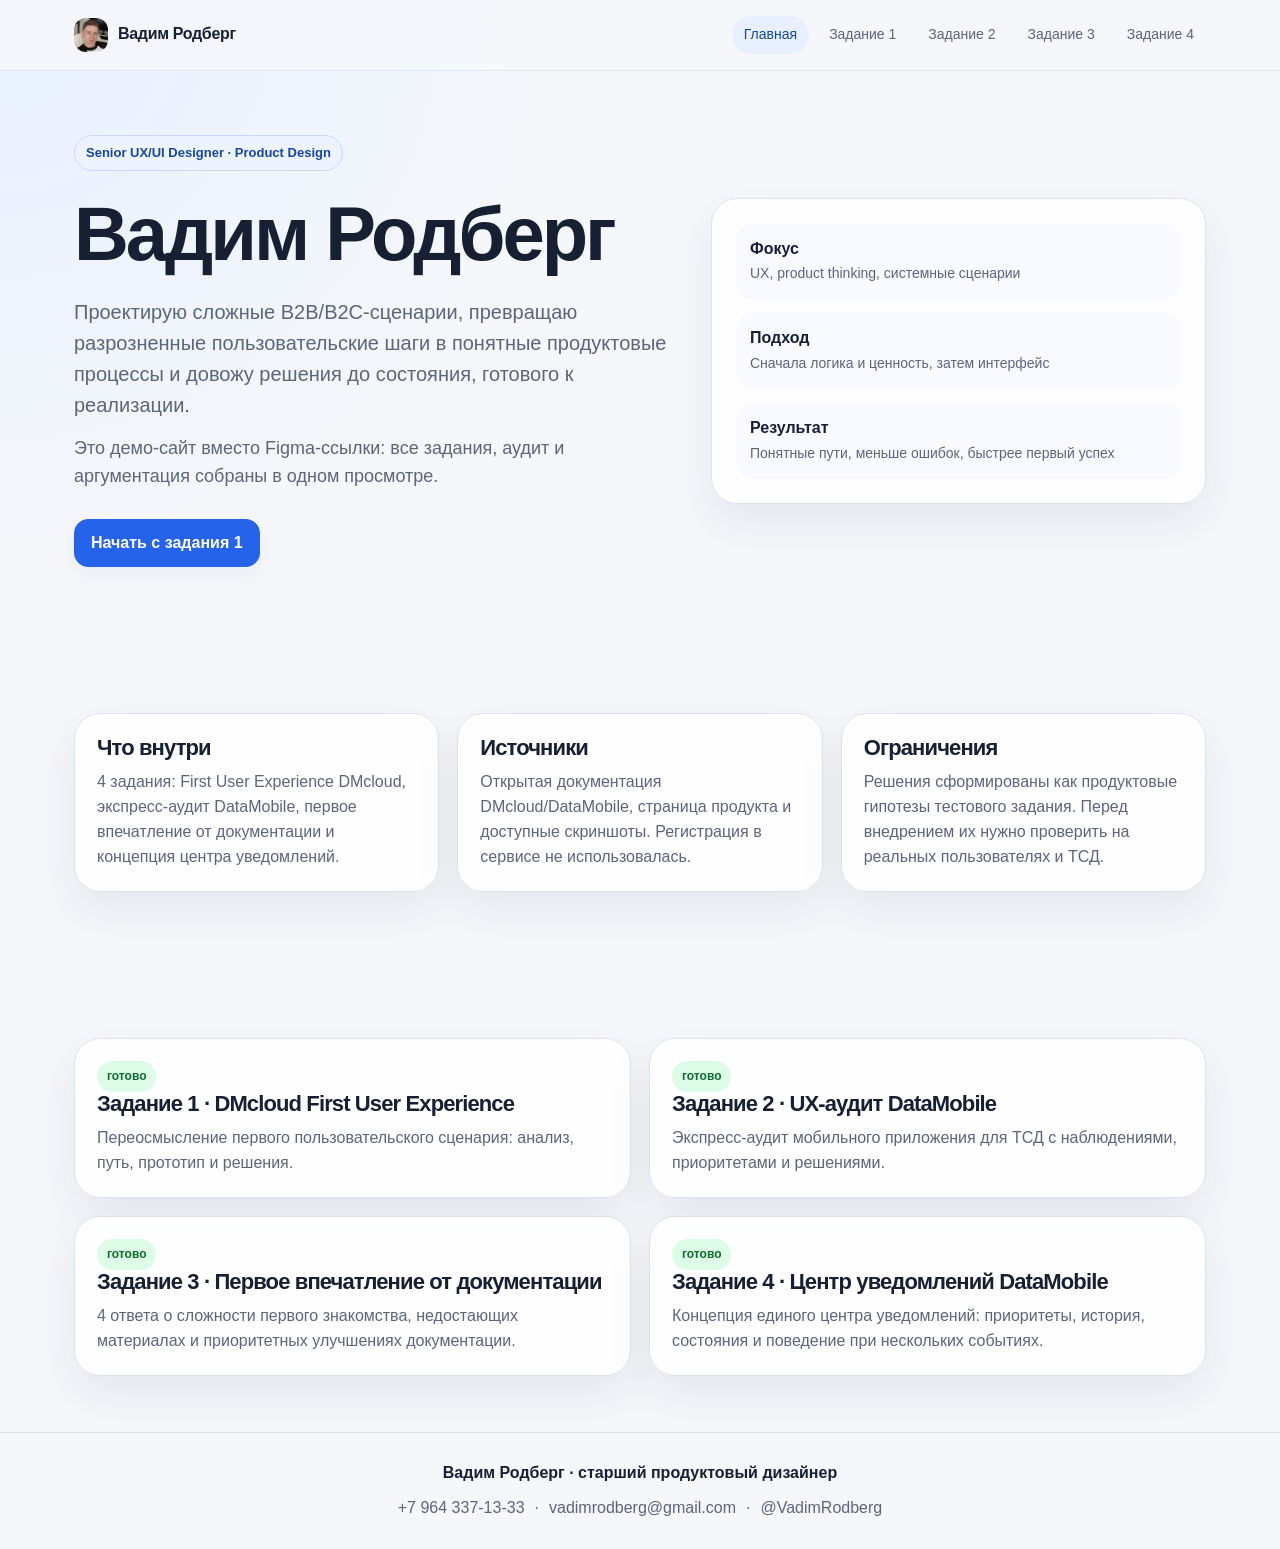
<file: index.html>
<!doctype html>
<html lang="ru">
  <head>
    <meta charset="utf-8">
    <meta name="viewport" content="width=device-width, initial-scale=1">
    <meta name="description" content="Тестовое задание Scanport: UX-сценарии DMcloud, аудит DataMobile, документация и концепция центра уведомлений.">
    <title>Тестовое задание Scanport · UX/UI · Вадим Родберг</title>
    <link rel="icon" type="image/png" href="assets/favicon.png">
    <link rel="stylesheet" href="assets/styles.css">
  </head>
  <body>
    <header class="site-header">
      <nav class="nav" aria-label="Основная навигация">
        <a class="brand" href="index.html"><img class="brand-photo" src="assets/foto.png" alt="Вадим Родберг"><span>Вадим Родберг</span></a>
        <div class="nav-links">
          <a class="active" href="index.html">Главная</a>
          <a href="task-1.html">Задание 1</a>
          <a href="datamobile-audit.html">Задание 2</a>
          <a href="task-3.html">Задание 3</a>
          <a href="task-4.html">Задание 4</a>
        </div>
      </nav>
    </header>

    <main>
      <section class="container hero home-hero">
        <div>
          <div class="hero-person">
            <p class="eyebrow">Senior UX/UI Designer · Product Design</p>
          </div>
          <h1>Вадим Родберг</h1>
          <p class="lead">Проектирую сложные B2B/B2C-сценарии, превращаю разрозненные пользовательские шаги в понятные продуктовые процессы и довожу решения до состояния, готового к реализации.</p>
          <p class="section-lead">Это демо-сайт вместо Figma-ссылки: все задания, аудит и аргументация собраны в одном просмотре.</p>
          <div class="actions"><a class="button primary" href="task-1.html">Начать с задания 1</a></div>
        </div>

        <aside class="card candidate-card">
          <div class="candidate-list">
            <div class="status-row"><div><strong>Фокус</strong><span>UX, product thinking, системные сценарии</span></div></div>
            <div class="status-row"><div><strong>Подход</strong><span>Сначала логика и ценность, затем интерфейс</span></div></div>
            <div class="status-row"><div><strong>Результат</strong><span>Понятные пути, меньше ошибок, быстрее первый успех</span></div></div>
          </div>
        </aside>
      </section>

      <section class="container section grid three">
        <article class="card info-card">
          <h3>Что внутри</h3>
          <p>4 задания: First User Experience DMcloud, экспресс-аудит DataMobile, первое впечатление от документации и концепция центра уведомлений.</p>
        </article>
        <article class="card info-card">
          <h3>Источники</h3>
          <p>Открытая документация DMcloud/DataMobile, страница продукта и доступные скриншоты. Регистрация в сервисе не использовалась.</p>
        </article>
        <article class="card info-card">
          <h3>Ограничения</h3>
          <p>Решения сформированы как продуктовые гипотезы тестового задания. Перед внедрением их нужно проверить на реальных пользователях и ТСД.</p>
        </article>
      </section>

      <section id="all-tasks" class="container section grid two">
        <a class="card info-card" href="task-1.html">
          <span class="pill success">готово</span>
          <h3>Задание 1 · DMcloud First User Experience</h3>
          <p>Переосмысление первого пользовательского сценария: анализ, путь, прототип и решения.</p>
        </a>

        <a class="card info-card" href="datamobile-audit.html">
          <span class="pill success">готово</span>
          <h3>Задание 2 · UX-аудит DataMobile</h3>
          <p>Экспресс-аудит мобильного приложения для ТСД с наблюдениями, приоритетами и решениями.</p>
        </a>

        <a id="task-3" class="card info-card" href="task-3.html">
          <span class="pill success">готово</span>
          <h3>Задание 3 · Первое впечатление от документации</h3>
          <p>4 ответа о сложности первого знакомства, недостающих материалах и приоритетных улучшениях документации.</p>
        </a>

        <a id="task-4" class="card info-card" href="task-4.html">
          <span class="pill success">готово</span>
          <h3>Задание 4 · Центр уведомлений DataMobile</h3>
          <p>Концепция единого центра уведомлений: приоритеты, история, состояния и поведение при нескольких событиях.</p>
        </a>
      </section>
    </main>

    <footer class="footer">
      <strong>Вадим Родберг · старший продуктовый дизайнер</strong>
      <div class="footer-contacts">
        <a href="tel:+79643371333">+7 964 337-13-33</a>
        <span>·</span>
        <a href="mailto:vadimrodberg@gmail.com">vadimrodberg@gmail.com</a>
        <span>·</span>
        <a href="https://t.me/VadimRodberg">@VadimRodberg</a>
      </div>
    </footer>
  </body>
</html>
</file>
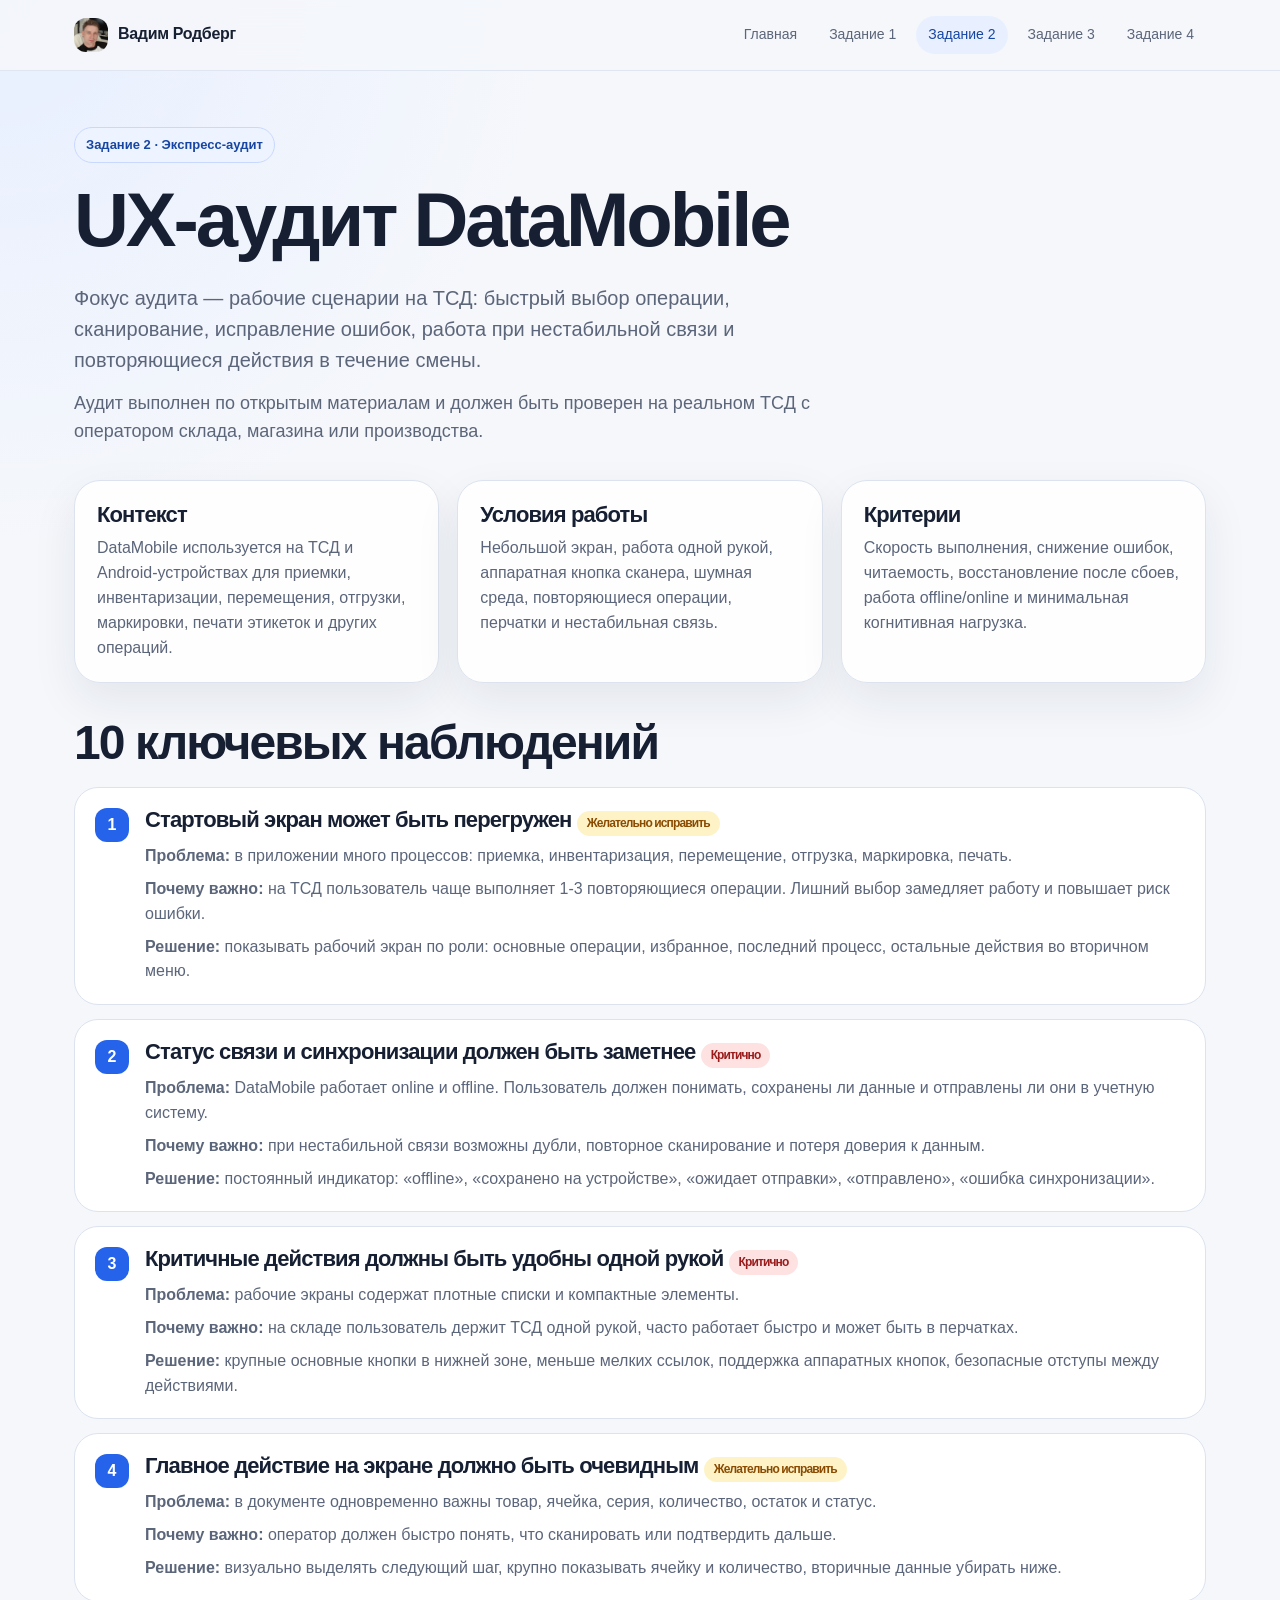
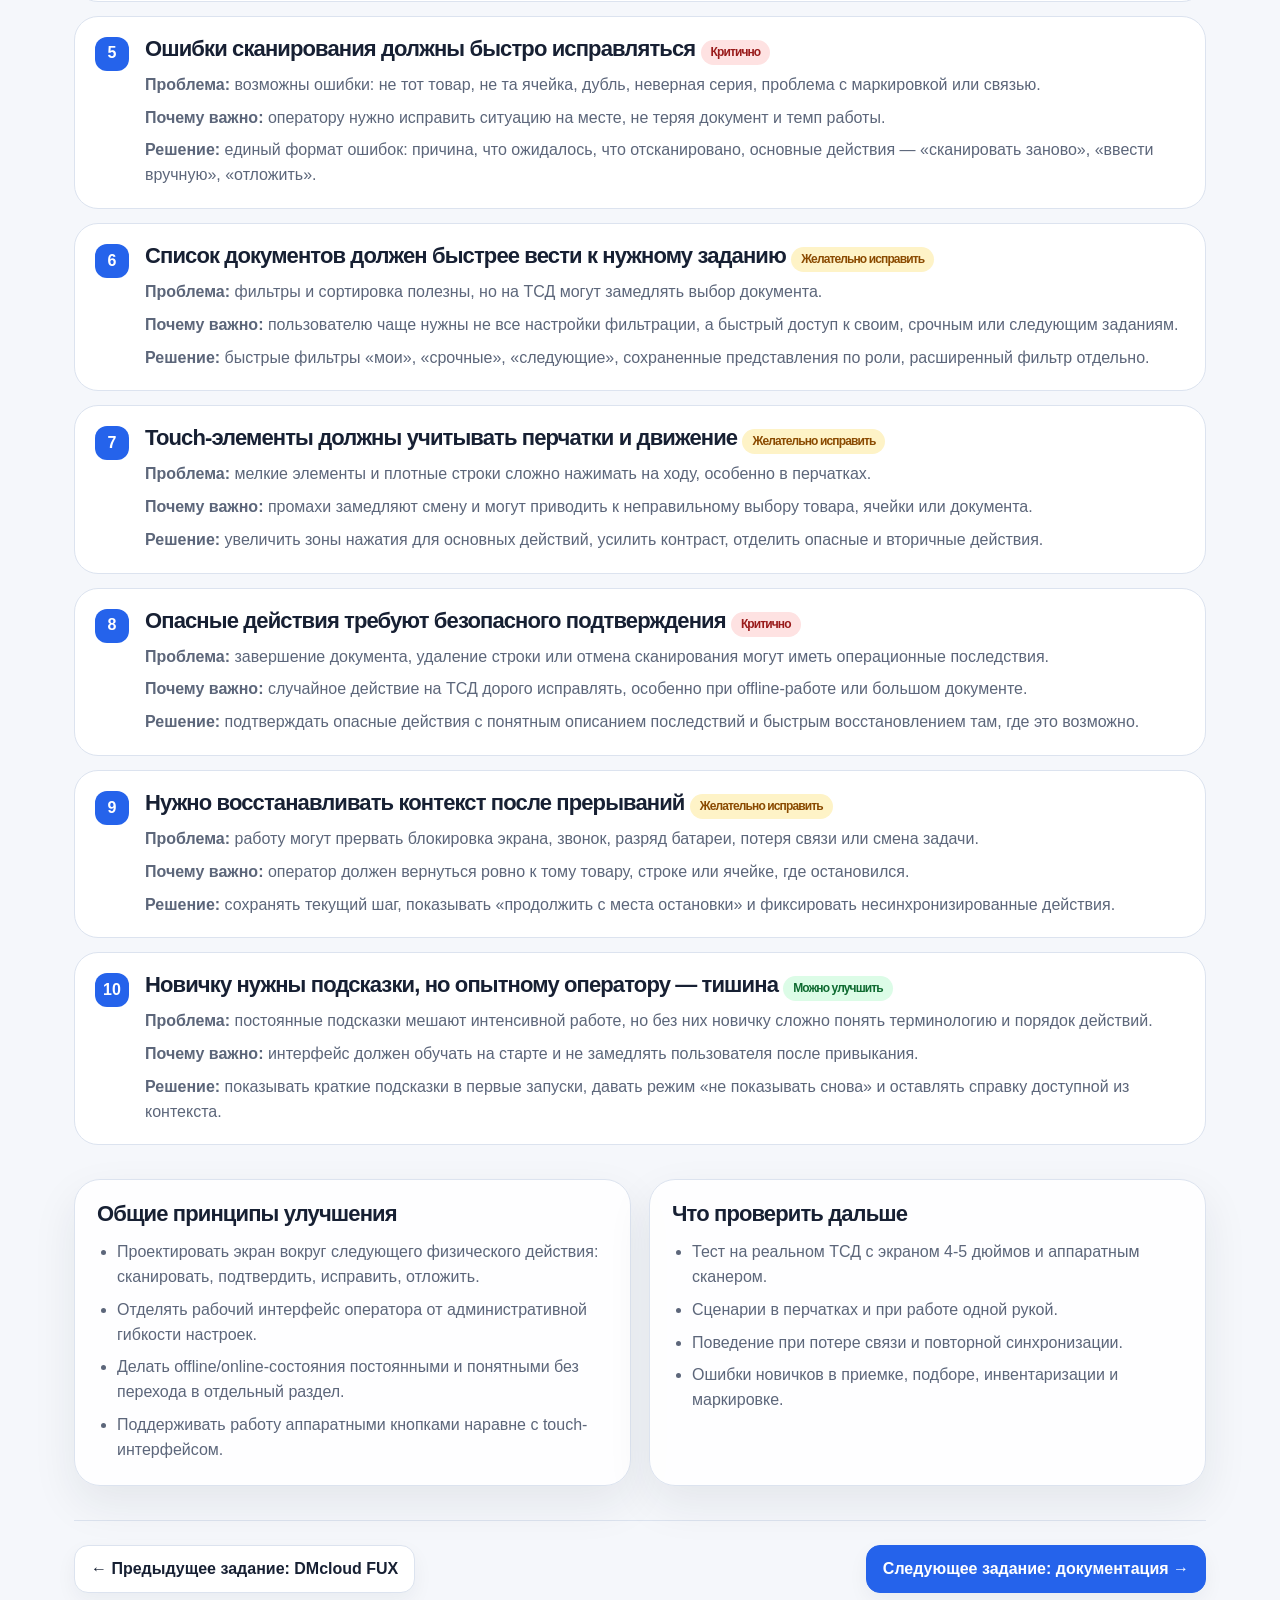
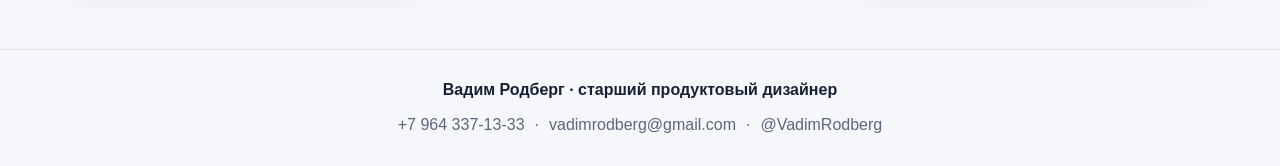
<file: datamobile-audit.html>
<!doctype html>
<html lang="ru">
  <head>
    <meta charset="utf-8">
    <meta name="viewport" content="width=device-width, initial-scale=1">
    <meta name="description" content="Экспресс UX-аудит DataMobile для ТСД: 10 наблюдений о скорости работы, ошибках, синхронизации, навигации и приоритетах улучшений.">
    <title>Задание 2 · UX-аудит DataMobile</title>
    <link rel="icon" type="image/png" href="assets/favicon.png">
    <link rel="stylesheet" href="assets/styles.css">
  </head>
  <body>
    <header class="site-header">
      <nav class="nav" aria-label="Основная навигация">
        <a class="brand" href="index.html"><img class="brand-photo" src="assets/foto.png" alt="Вадим Родберг"><span>Вадим Родберг</span></a>
        <div class="nav-links">
          <a href="index.html">Главная</a>
          <a href="task-1.html">Задание 1</a>
          <a class="active" href="datamobile-audit.html">Задание 2</a>
          <a href="task-3.html">Задание 3</a>
          <a href="task-4.html">Задание 4</a>
        </div>
      </nav>
    </header>

    <main class="container">
      <p class="eyebrow">Задание 2 · Экспресс-аудит</p>
      <h1>UX-аудит DataMobile</h1>
      <p class="lead">Фокус аудита — рабочие сценарии на ТСД: быстрый выбор операции, сканирование, исправление ошибок, работа при нестабильной связи и повторяющиеся действия в течение смены.</p>
      <p class="section-lead">Аудит выполнен по открытым материалам и должен быть проверен на реальном ТСД с оператором склада, магазина или производства.</p>

      <section class="section grid three">
        <article class="card info-card">
          <h3>Контекст</h3>
          <p>DataMobile используется на ТСД и Android-устройствах для приемки, инвентаризации, перемещения, отгрузки, маркировки, печати этикеток и других операций.</p>
        </article>
        <article class="card info-card">
          <h3>Условия работы</h3>
          <p>Небольшой экран, работа одной рукой, аппаратная кнопка сканера, шумная среда, повторяющиеся операции, перчатки и нестабильная связь.</p>
        </article>
        <article class="card info-card">
          <h3>Критерии</h3>
          <p>Скорость выполнения, снижение ошибок, читаемость, восстановление после сбоев, работа offline/online и минимальная когнитивная нагрузка.</p>
        </article>
      </section>

      <section id="observations" class="section">
        <h2 class="section-title">10 ключевых наблюдений</h2>
        <div class="flow">
          <article class="flow-step">
            <h3>Стартовый экран может быть перегружен <span class="pill warning">Желательно исправить</span></h3>
            <p><strong>Проблема:</strong> в приложении много процессов: приемка, инвентаризация, перемещение, отгрузка, маркировка, печать.</p>
            <p><strong>Почему важно:</strong> на ТСД пользователь чаще выполняет 1-3 повторяющиеся операции. Лишний выбор замедляет работу и повышает риск ошибки.</p>
            <p><strong>Решение:</strong> показывать рабочий экран по роли: основные операции, избранное, последний процесс, остальные действия во вторичном меню.</p>
          </article>

          <article class="flow-step">
            <h3>Статус связи и синхронизации должен быть заметнее <span class="pill danger">Критично</span></h3>
            <p><strong>Проблема:</strong> DataMobile работает online и offline. Пользователь должен понимать, сохранены ли данные и отправлены ли они в учетную систему.</p>
            <p><strong>Почему важно:</strong> при нестабильной связи возможны дубли, повторное сканирование и потеря доверия к данным.</p>
            <p><strong>Решение:</strong> постоянный индикатор: «offline», «сохранено на устройстве», «ожидает отправки», «отправлено», «ошибка синхронизации».</p>
          </article>

          <article class="flow-step">
            <h3>Критичные действия должны быть удобны одной рукой <span class="pill danger">Критично</span></h3>
            <p><strong>Проблема:</strong> рабочие экраны содержат плотные списки и компактные элементы.</p>
            <p><strong>Почему важно:</strong> на складе пользователь держит ТСД одной рукой, часто работает быстро и может быть в перчатках.</p>
            <p><strong>Решение:</strong> крупные основные кнопки в нижней зоне, меньше мелких ссылок, поддержка аппаратных кнопок, безопасные отступы между действиями.</p>
          </article>

          <article class="flow-step">
            <h3>Главное действие на экране должно быть очевидным <span class="pill warning">Желательно исправить</span></h3>
            <p><strong>Проблема:</strong> в документе одновременно важны товар, ячейка, серия, количество, остаток и статус.</p>
            <p><strong>Почему важно:</strong> оператор должен быстро понять, что сканировать или подтвердить дальше.</p>
            <p><strong>Решение:</strong> визуально выделять следующий шаг, крупно показывать ячейку и количество, вторичные данные убирать ниже.</p>
          </article>

          <article class="flow-step">
            <h3>Ошибки сканирования должны быстро исправляться <span class="pill danger">Критично</span></h3>
            <p><strong>Проблема:</strong> возможны ошибки: не тот товар, не та ячейка, дубль, неверная серия, проблема с маркировкой или связью.</p>
            <p><strong>Почему важно:</strong> оператору нужно исправить ситуацию на месте, не теряя документ и темп работы.</p>
            <p><strong>Решение:</strong> единый формат ошибок: причина, что ожидалось, что отсканировано, основные действия — «сканировать заново», «ввести вручную», «отложить».</p>
          </article>

          <article class="flow-step">
            <h3>Список документов должен быстрее вести к нужному заданию <span class="pill warning">Желательно исправить</span></h3>
            <p><strong>Проблема:</strong> фильтры и сортировка полезны, но на ТСД могут замедлять выбор документа.</p>
            <p><strong>Почему важно:</strong> пользователю чаще нужны не все настройки фильтрации, а быстрый доступ к своим, срочным или следующим заданиям.</p>
            <p><strong>Решение:</strong> быстрые фильтры «мои», «срочные», «следующие», сохраненные представления по роли, расширенный фильтр отдельно.</p>
          </article>

          <article class="flow-step">
            <h3>Touch-элементы должны учитывать перчатки и движение <span class="pill warning">Желательно исправить</span></h3>
            <p><strong>Проблема:</strong> мелкие элементы и плотные строки сложно нажимать на ходу, особенно в перчатках.</p>
            <p><strong>Почему важно:</strong> промахи замедляют смену и могут приводить к неправильному выбору товара, ячейки или документа.</p>
            <p><strong>Решение:</strong> увеличить зоны нажатия для основных действий, усилить контраст, отделить опасные и вторичные действия.</p>
          </article>

          <article class="flow-step">
            <h3>Опасные действия требуют безопасного подтверждения <span class="pill danger">Критично</span></h3>
            <p><strong>Проблема:</strong> завершение документа, удаление строки или отмена сканирования могут иметь операционные последствия.</p>
            <p><strong>Почему важно:</strong> случайное действие на ТСД дорого исправлять, особенно при offline-работе или большом документе.</p>
            <p><strong>Решение:</strong> подтверждать опасные действия с понятным описанием последствий и быстрым восстановлением там, где это возможно.</p>
          </article>

          <article class="flow-step">
            <h3>Нужно восстанавливать контекст после прерываний <span class="pill warning">Желательно исправить</span></h3>
            <p><strong>Проблема:</strong> работу могут прервать блокировка экрана, звонок, разряд батареи, потеря связи или смена задачи.</p>
            <p><strong>Почему важно:</strong> оператор должен вернуться ровно к тому товару, строке или ячейке, где остановился.</p>
            <p><strong>Решение:</strong> сохранять текущий шаг, показывать «продолжить с места остановки» и фиксировать несинхронизированные действия.</p>
          </article>

          <article class="flow-step">
            <h3>Новичку нужны подсказки, но опытному оператору — тишина <span class="pill success">Можно улучшить</span></h3>
            <p><strong>Проблема:</strong> постоянные подсказки мешают интенсивной работе, но без них новичку сложно понять терминологию и порядок действий.</p>
            <p><strong>Почему важно:</strong> интерфейс должен обучать на старте и не замедлять пользователя после привыкания.</p>
            <p><strong>Решение:</strong> показывать краткие подсказки в первые запуски, давать режим «не показывать снова» и оставлять справку доступной из контекста.</p>
          </article>
        </div>
      </section>

      <section class="section compare">
        <article class="card info-card">
          <h3>Общие принципы улучшения</h3>
          <ul class="list">
            <li>Проектировать экран вокруг следующего физического действия: сканировать, подтвердить, исправить, отложить.</li>
            <li>Отделять рабочий интерфейс оператора от административной гибкости настроек.</li>
            <li>Делать offline/online-состояния постоянными и понятными без перехода в отдельный раздел.</li>
            <li>Поддерживать работу аппаратными кнопками наравне с touch-интерфейсом.</li>
          </ul>
        </article>
        <article class="card info-card">
          <h3>Что проверить дальше</h3>
          <ul class="list">
            <li>Тест на реальном ТСД с экраном 4-5 дюймов и аппаратным сканером.</li>
            <li>Сценарии в перчатках и при работе одной рукой.</li>
            <li>Поведение при потере связи и повторной синхронизации.</li>
            <li>Ошибки новичков в приемке, подборе, инвентаризации и маркировке.</li>
          </ul>
        </article>
      </section>

      <nav class="step-nav" aria-label="Навигация между заданиями">
        <a class="button" href="task-1.html">← Предыдущее задание: DMcloud FUX</a>
        <a class="button primary" href="task-3.html">Следующее задание: документация →</a>
      </nav>

    </main>

    <footer class="footer">
      <strong>Вадим Родберг · старший продуктовый дизайнер</strong>
      <div class="footer-contacts"><a href="tel:+79643371333">+7 964 337-13-33</a><span>·</span><a href="mailto:vadimrodberg@gmail.com">vadimrodberg@gmail.com</a><span>·</span><a href="https://t.me/VadimRodberg">@VadimRodberg</a></div>
    </footer>
  </body>
</html>
</file>
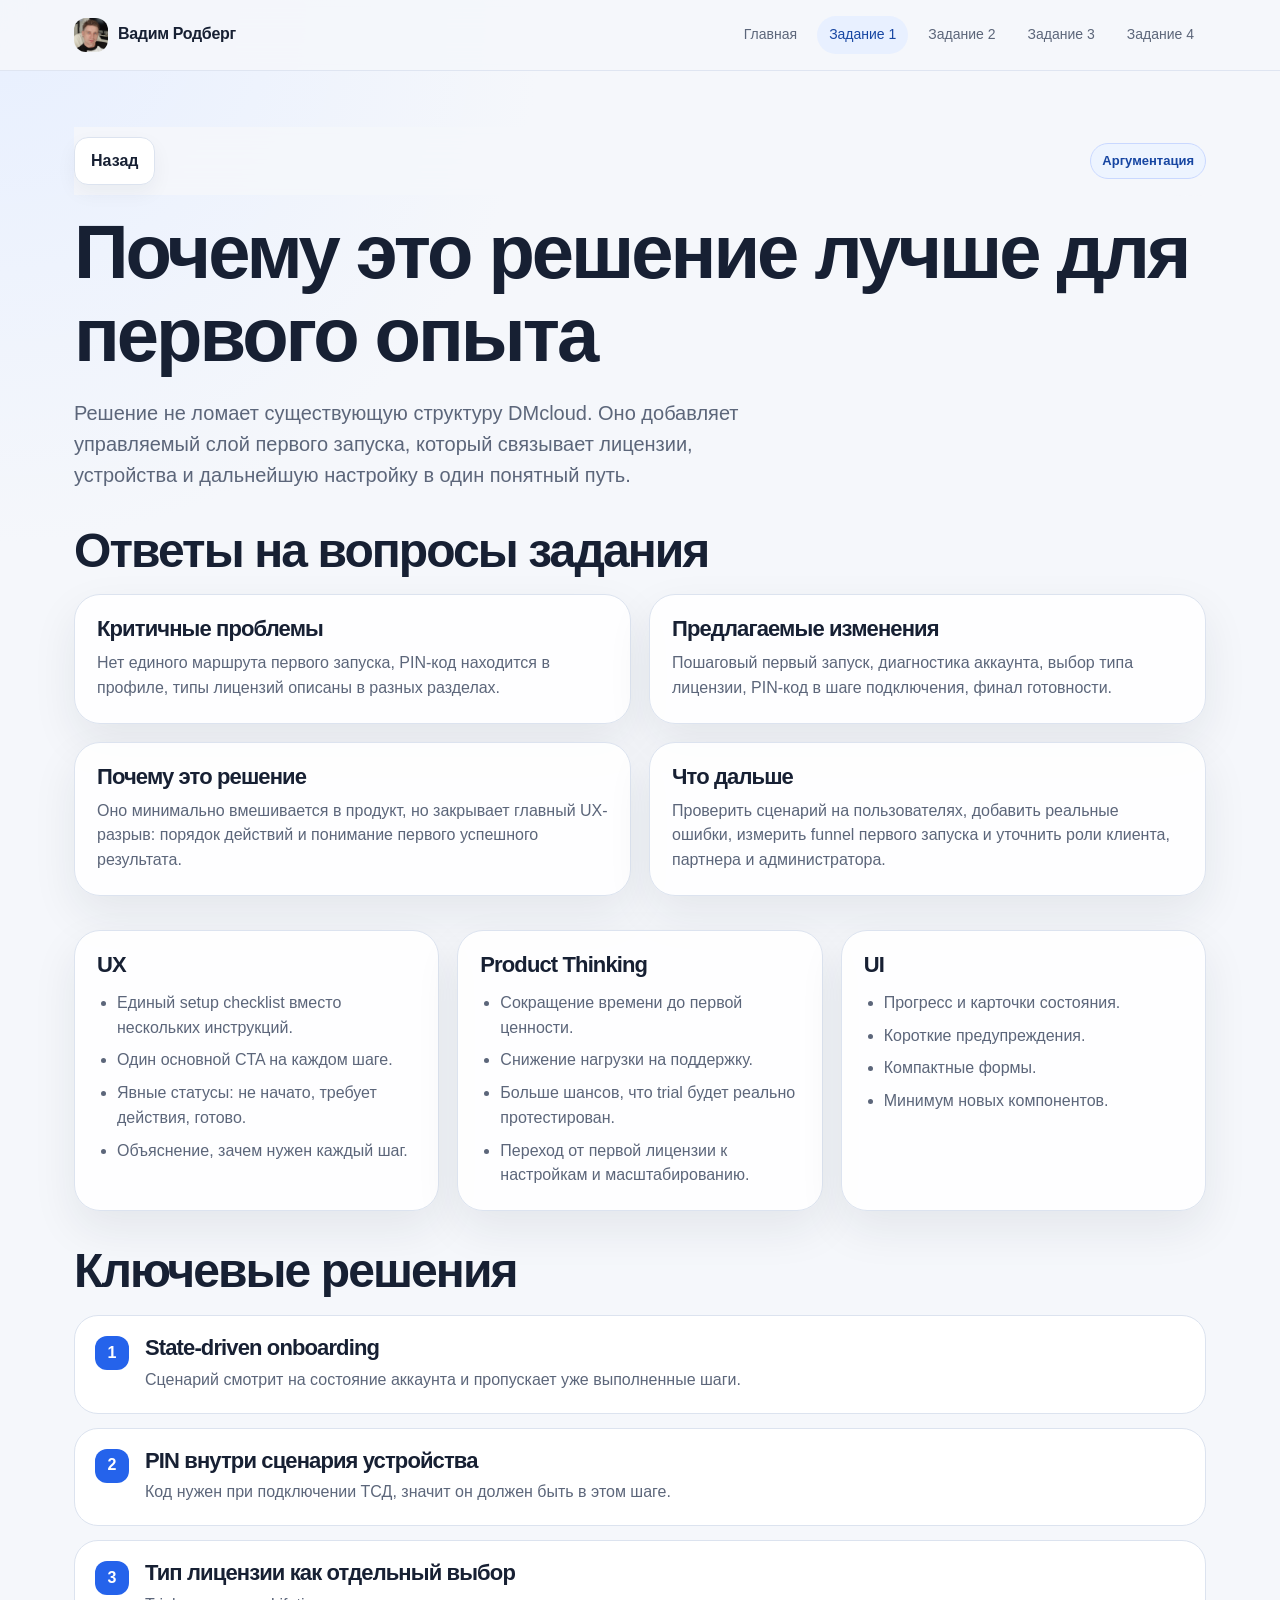
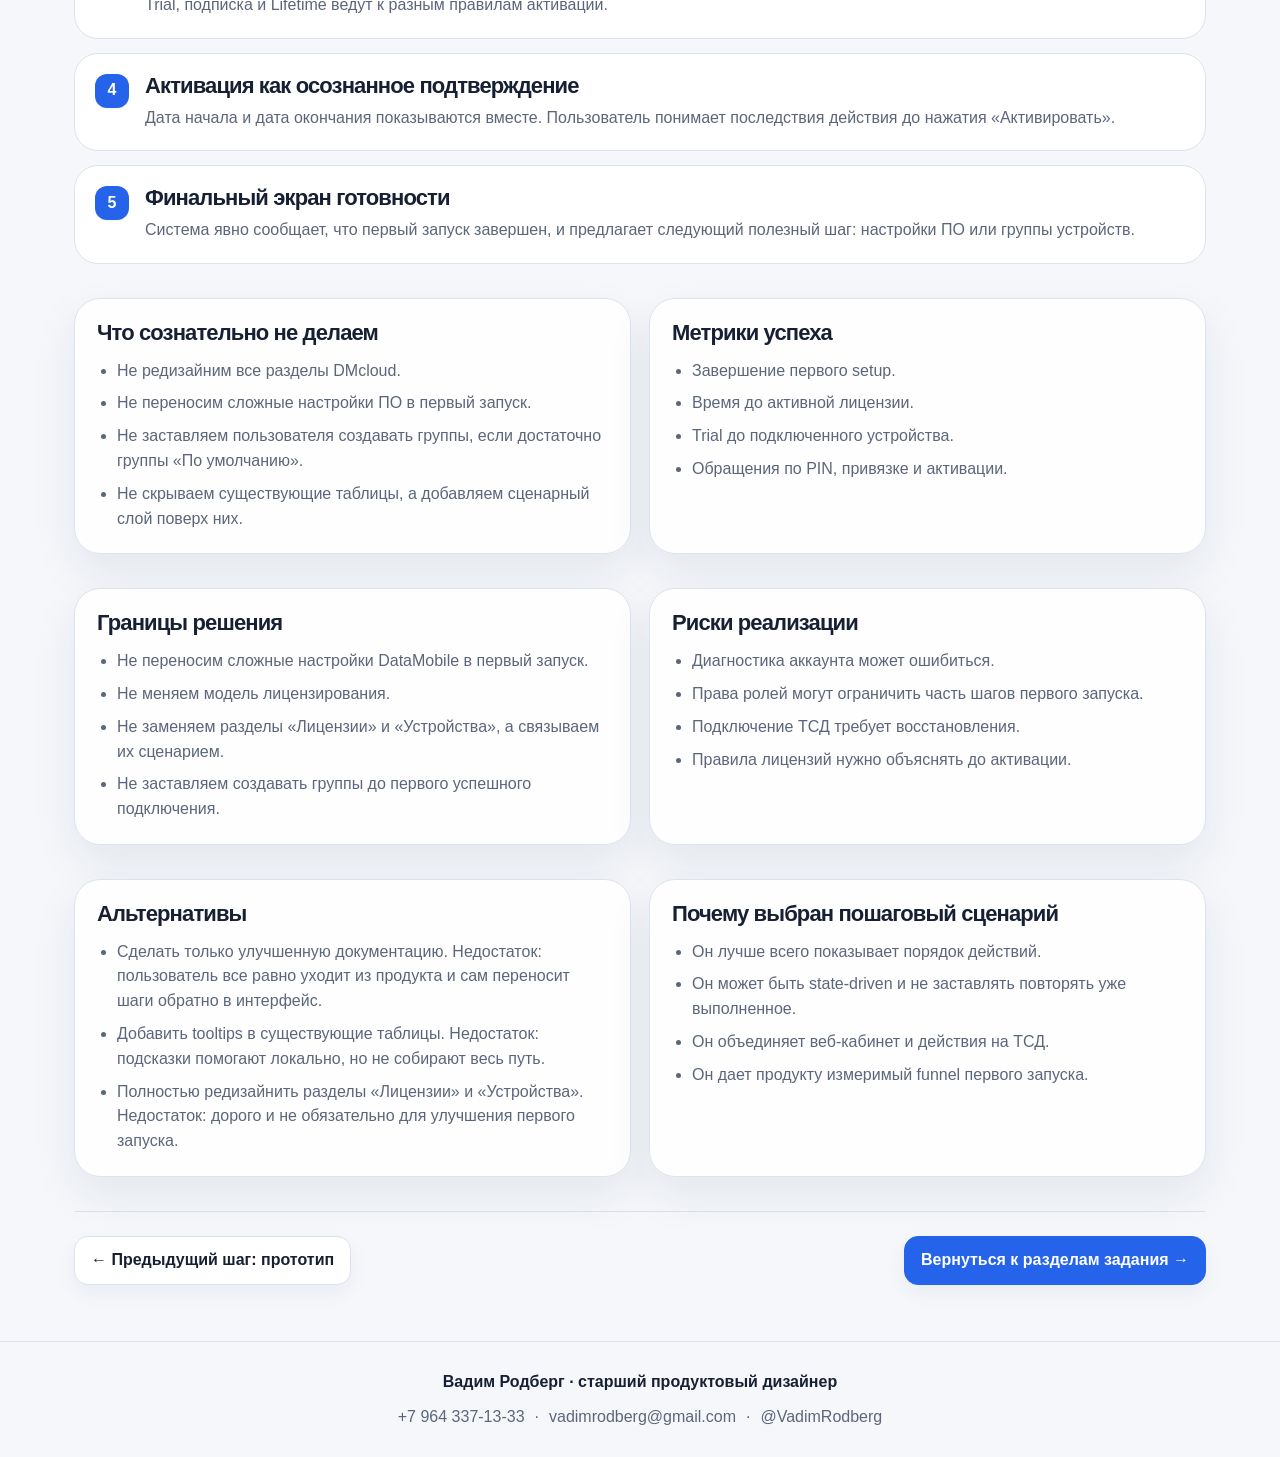
<file: decisions.html>
<!doctype html>
<html lang="ru">
  <head>
    <meta charset="utf-8">
    <meta name="viewport" content="width=device-width, initial-scale=1">
    <meta name="description" content="Аргументация решений для First User Experience DMcloud: проблемы, изменения, альтернативы, риски и метрики успеха.">
    <title>Аргументация решений · DMcloud First User Experience</title>
    <link rel="icon" type="image/png" href="assets/favicon.png">
    <link rel="stylesheet" href="assets/styles.css">
  </head>
  <body>
    <header class="site-header">
      <nav class="nav" aria-label="Основная навигация">
        <a class="brand" href="index.html"><img class="brand-photo" src="assets/foto.png" alt="Вадим Родберг"><span>Вадим Родберг</span></a>
        <div class="nav-links">
          <a href="index.html">Главная</a>
          <a class="active" href="task-1.html">Задание 1</a>
          <a href="datamobile-audit.html">Задание 2</a>
          <a href="task-3.html">Задание 3</a>
          <a href="task-4.html">Задание 4</a>
        </div>
      </nav>
    </header>

    <main class="container">
      <div class="page-kicker">
        <a class="button" href="task-1.html">Назад</a>
        <span class="eyebrow">Аргументация</span>
      </div>
      <h1>Почему это решение лучше для первого опыта</h1>
      <p class="lead">Решение не ломает существующую структуру DMcloud. Оно добавляет управляемый слой первого запуска, который связывает лицензии, устройства и дальнейшую настройку в один понятный путь.</p>

      <section class="section">
        <h2 class="section-title">Ответы на вопросы задания</h2>
        <div class="grid two">
          <article class="card info-card"><h3>Критичные проблемы</h3><p>Нет единого маршрута первого запуска, PIN-код находится в профиле, типы лицензий описаны в разных разделах.</p></article>
          <article class="card info-card"><h3>Предлагаемые изменения</h3><p>Пошаговый первый запуск, диагностика аккаунта, выбор типа лицензии, PIN-код в шаге подключения, финал готовности.</p></article>
          <article class="card info-card"><h3>Почему это решение</h3><p>Оно минимально вмешивается в продукт, но закрывает главный UX-разрыв: порядок действий и понимание первого успешного результата.</p></article>
          <article class="card info-card"><h3>Что дальше</h3><p>Проверить сценарий на пользователях, добавить реальные ошибки, измерить funnel первого запуска и уточнить роли клиента, партнера и администратора.</p></article>
        </div>
      </section>

      <section class="section grid three">
        <article class="card info-card"><h3>UX</h3><ul class="list"><li>Единый setup checklist вместо нескольких инструкций.</li><li>Один основной CTA на каждом шаге.</li><li>Явные статусы: не начато, требует действия, готово.</li><li>Объяснение, зачем нужен каждый шаг.</li></ul></article>
        <article class="card info-card"><h3>Product Thinking</h3><ul class="list"><li>Сокращение времени до первой ценности.</li><li>Снижение нагрузки на поддержку.</li><li>Больше шансов, что trial будет реально протестирован.</li><li>Переход от первой лицензии к настройкам и масштабированию.</li></ul></article>
        <article class="card info-card"><h3>UI</h3><ul class="list"><li>Прогресс и карточки состояния.</li><li>Короткие предупреждения.</li><li>Компактные формы.</li><li>Минимум новых компонентов.</li></ul></article>
      </section>

      <section class="section">
        <h2 class="section-title">Ключевые решения</h2>
        <div class="flow">
          <article class="flow-step"><h3>State-driven onboarding</h3><p>Сценарий смотрит на состояние аккаунта и пропускает уже выполненные шаги.</p></article>
          <article class="flow-step"><h3>PIN внутри сценария устройства</h3><p>Код нужен при подключении ТСД, значит он должен быть в этом шаге.</p></article>
          <article class="flow-step"><h3>Тип лицензии как отдельный выбор</h3><p>Trial, подписка и Lifetime ведут к разным правилам активации.</p></article>
          <article class="flow-step"><h3>Активация как осознанное подтверждение</h3><p>Дата начала и дата окончания показываются вместе. Пользователь понимает последствия действия до нажатия «Активировать».</p></article>
          <article class="flow-step"><h3>Финальный экран готовности</h3><p>Система явно сообщает, что первый запуск завершен, и предлагает следующий полезный шаг: настройки ПО или группы устройств.</p></article>
        </div>
      </section>

      <section class="section compare">
        <article class="card info-card">
          <h3>Что сознательно не делаем</h3>
          <ul class="list"><li>Не редизайним все разделы DMcloud.</li><li>Не переносим сложные настройки ПО в первый запуск.</li><li>Не заставляем пользователя создавать группы, если достаточно группы «По умолчанию».</li><li>Не скрываем существующие таблицы, а добавляем сценарный слой поверх них.</li></ul>
        </article>
        <article class="card info-card">
          <h3>Метрики успеха</h3>
          <ul class="list"><li>Завершение первого setup.</li><li>Время до активной лицензии.</li><li>Trial до подключенного устройства.</li><li>Обращения по PIN, привязке и активации.</li></ul>
        </article>
      </section>

      <section class="section compare">
        <article class="card info-card">
          <h3>Границы решения</h3>
          <ul class="list"><li>Не переносим сложные настройки DataMobile в первый запуск.</li><li>Не меняем модель лицензирования.</li><li>Не заменяем разделы «Лицензии» и «Устройства», а связываем их сценарием.</li><li>Не заставляем создавать группы до первого успешного подключения.</li></ul>
        </article>
        <article class="card info-card">
          <h3>Риски реализации</h3>
          <ul class="list"><li>Диагностика аккаунта может ошибиться.</li><li>Права ролей могут ограничить часть шагов первого запуска.</li><li>Подключение ТСД требует восстановления.</li><li>Правила лицензий нужно объяснять до активации.</li></ul>
        </article>
      </section>

      <section class="section muted-duplicate">
        <h2 class="section-title">Ответы на вопросы задания</h2>
        <div class="grid two">
          <article class="card info-card"><h3>Критичные проблемы</h3><p>Самая критичная проблема — отсутствие единого маршрута первого запуска. Пользователь вынужден сам собрать последовательность из документации и понять связи между лицензией, устройством, PIN-кодом, привязкой и активацией.</p></article>
          <article class="card info-card"><h3>Предлагаемые изменения</h3><p>Добавить пошаговый первый запуск, диагностику аккаунта, выбор типа лицензии, PIN-код в подключении и финальный экран готовности.</p></article>
          <article class="card info-card"><h3>Почему это решение</h3><p>Оно минимально вмешивается в продукт, но закрывает главный разрыв опыта. Существующие разделы остаются, а новый слой помогает пройти первый сценарий без знания внутренней структуры DMcloud.</p></article>
          <article class="card info-card"><h3>Что доработать дальше</h3><p>Проверить сценарий на пользователях, замерить точки выхода, добавить реальные состояния ошибок, подключить видео/скриншоты ТСД и протестировать разные роли: клиент, партнер, администратор.</p></article>
        </div>
      </section>

      <section class="section compare">
        <article class="card info-card">
          <h3>Альтернативы</h3>
          <ul class="list">
            <li>Сделать только улучшенную документацию. Недостаток: пользователь все равно уходит из продукта и сам переносит шаги обратно в интерфейс.</li>
            <li>Добавить tooltips в существующие таблицы. Недостаток: подсказки помогают локально, но не собирают весь путь.</li>
            <li>Полностью редизайнить разделы «Лицензии» и «Устройства». Недостаток: дорого и не обязательно для улучшения первого запуска.</li>
          </ul>
        </article>
        <article class="card info-card">
          <h3>Почему выбран пошаговый сценарий</h3>
          <ul class="list">
            <li>Он лучше всего показывает порядок действий.</li>
            <li>Он может быть state-driven и не заставлять повторять уже выполненное.</li>
            <li>Он объединяет веб-кабинет и действия на ТСД.</li>
            <li>Он дает продукту измеримый funnel первого запуска.</li>
          </ul>
        </article>
      </section>

      <nav class="step-nav" aria-label="Навигация по заданию 1">
        <a class="button" href="prototype.html">← Предыдущий шаг: прототип</a>
        <a class="button primary" href="task-1.html">Вернуться к разделам задания →</a>
      </nav>
    </main>

    <footer class="footer">
      <strong>Вадим Родберг · старший продуктовый дизайнер</strong>
      <div class="footer-contacts"><a href="tel:+79643371333">+7 964 337-13-33</a><span>·</span><a href="mailto:vadimrodberg@gmail.com">vadimrodberg@gmail.com</a><span>·</span><a href="https://t.me/VadimRodberg">@VadimRodberg</a></div>
    </footer>
  </body>
</html>
</file>
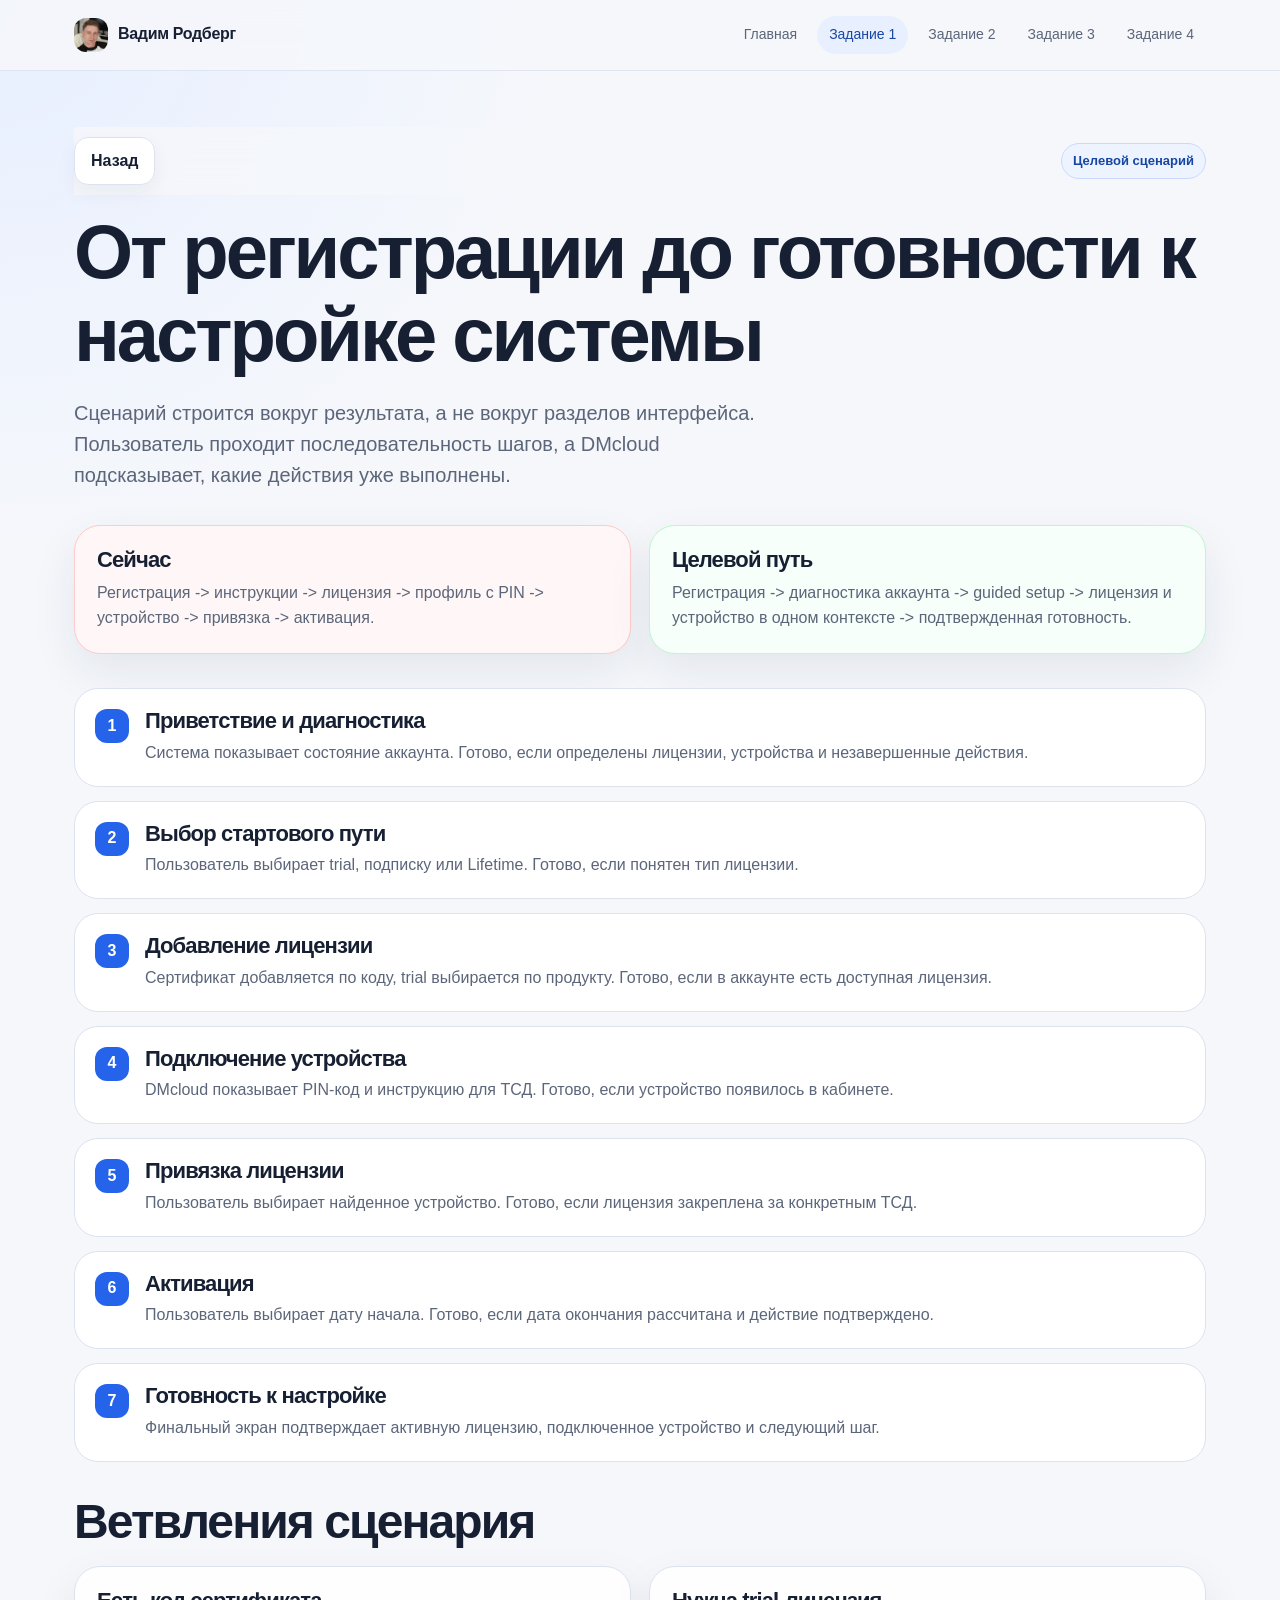
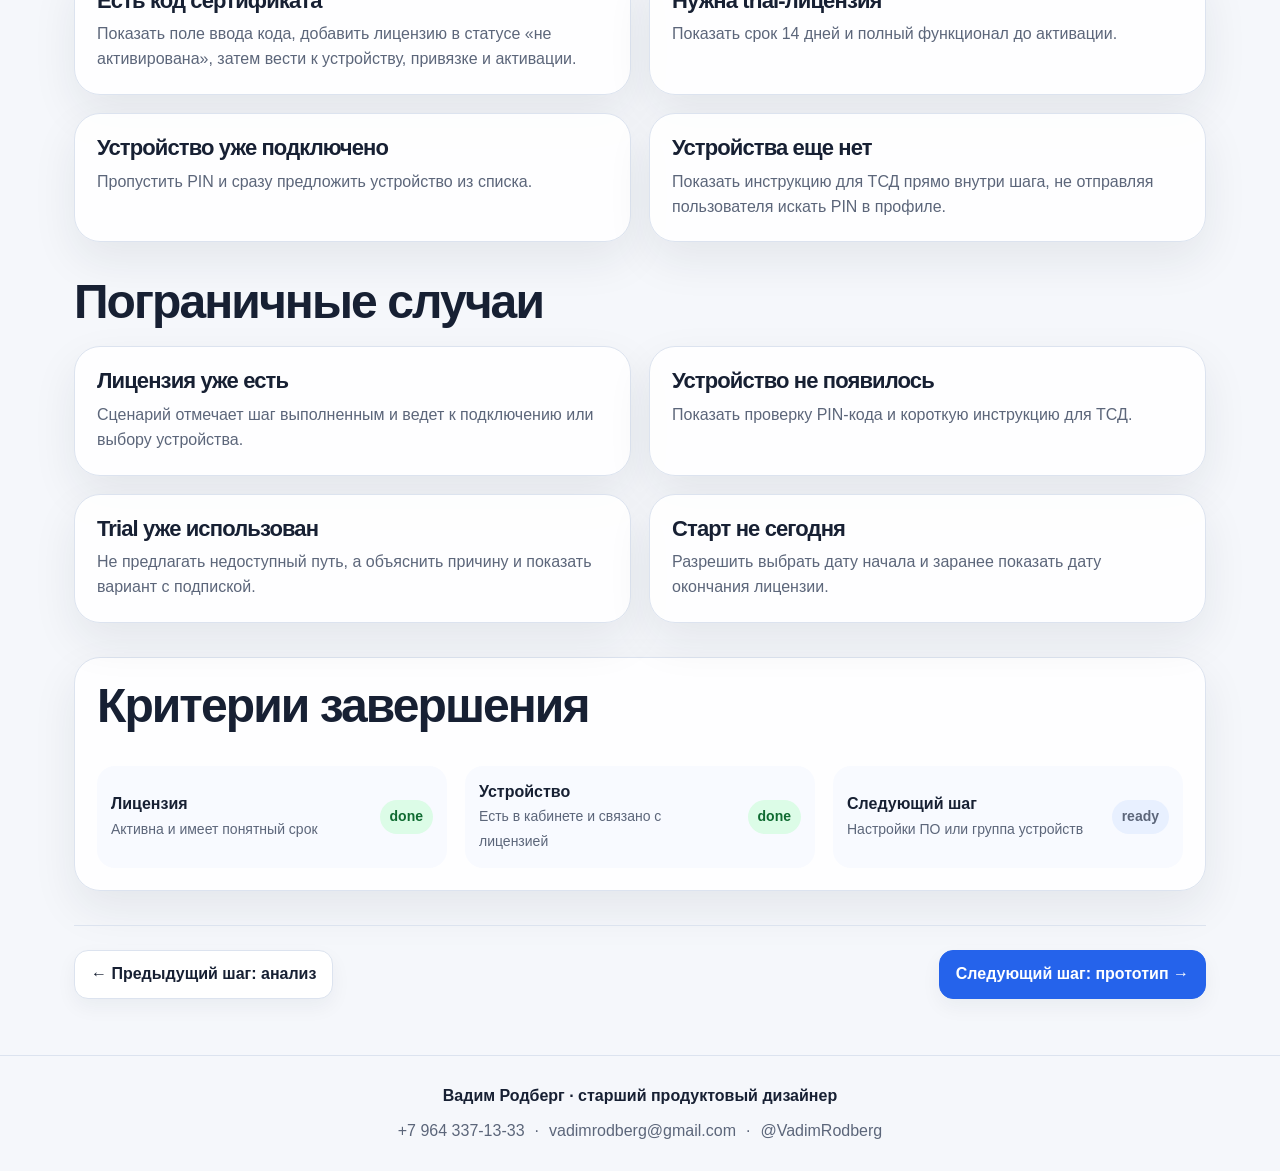
<file: journey.html>
<!doctype html>
<html lang="ru">
  <head>
    <meta charset="utf-8">
    <meta name="viewport" content="width=device-width, initial-scale=1">
    <meta name="description" content="Целевой путь нового пользователя DMcloud от регистрации до активной лицензии, подключенного устройства и дальнейшей настройки.">
    <title>Пользовательский путь · DMcloud First User Experience</title>
    <link rel="icon" type="image/png" href="assets/favicon.png">
    <link rel="stylesheet" href="assets/styles.css">
  </head>
  <body>
    <header class="site-header">
      <nav class="nav" aria-label="Основная навигация">
        <a class="brand" href="index.html"><img class="brand-photo" src="assets/foto.png" alt="Вадим Родберг"><span>Вадим Родберг</span></a>
        <div class="nav-links">
          <a href="index.html">Главная</a>
          <a class="active" href="task-1.html">Задание 1</a>
          <a href="datamobile-audit.html">Задание 2</a>
          <a href="task-3.html">Задание 3</a>
          <a href="task-4.html">Задание 4</a>
        </div>
      </nav>
    </header>

    <main class="container">
      <div class="page-kicker">
        <a class="button" href="task-1.html">Назад</a>
        <span class="eyebrow">Целевой сценарий</span>
      </div>
      <h1>От регистрации до готовности к настройке системы</h1>
      <p class="lead">Сценарий строится вокруг результата, а не вокруг разделов интерфейса. Пользователь проходит последовательность шагов, а DMcloud подсказывает, какие действия уже выполнены.</p>

      <section class="section compare">
        <article class="card info-card bad">
          <h3>Сейчас</h3>
          <p>Регистрация -> инструкции -> лицензия -> профиль с PIN -> устройство -> привязка -> активация.</p>
        </article>
        <article class="card info-card good">
          <h3>Целевой путь</h3>
          <p>Регистрация -> диагностика аккаунта -> guided setup -> лицензия и устройство в одном контексте -> подтвержденная готовность.</p>
        </article>
      </section>

      <section class="section flow">
        <article class="flow-step"><h3>Приветствие и диагностика</h3><p>Система показывает состояние аккаунта. Готово, если определены лицензии, устройства и незавершенные действия.</p></article>
        <article class="flow-step"><h3>Выбор стартового пути</h3><p>Пользователь выбирает trial, подписку или Lifetime. Готово, если понятен тип лицензии.</p></article>
        <article class="flow-step"><h3>Добавление лицензии</h3><p>Сертификат добавляется по коду, trial выбирается по продукту. Готово, если в аккаунте есть доступная лицензия.</p></article>
        <article class="flow-step"><h3>Подключение устройства</h3><p>DMcloud показывает PIN-код и инструкцию для ТСД. Готово, если устройство появилось в кабинете.</p></article>
        <article class="flow-step"><h3>Привязка лицензии</h3><p>Пользователь выбирает найденное устройство. Готово, если лицензия закреплена за конкретным ТСД.</p></article>
        <article class="flow-step"><h3>Активация</h3><p>Пользователь выбирает дату начала. Готово, если дата окончания рассчитана и действие подтверждено.</p></article>
        <article class="flow-step"><h3>Готовность к настройке</h3><p>Финальный экран подтверждает активную лицензию, подключенное устройство и следующий шаг.</p></article>
      </section>

      <section class="section">
        <h2 class="section-title">Ветвления сценария</h2>
        <div class="grid two">
          <article class="card info-card"><h3>Есть код сертификата</h3><p>Показать поле ввода кода, добавить лицензию в статусе «не активирована», затем вести к устройству, привязке и активации.</p></article>
          <article class="card info-card"><h3>Нужна trial-лицензия</h3><p>Показать срок 14 дней и полный функционал до активации.</p></article>
          <article class="card info-card"><h3>Устройство уже подключено</h3><p>Пропустить PIN и сразу предложить устройство из списка.</p></article>
          <article class="card info-card"><h3>Устройства еще нет</h3><p>Показать инструкцию для ТСД прямо внутри шага, не отправляя пользователя искать PIN в профиле.</p></article>
        </div>
      </section>

      <section class="section">
        <h2 class="section-title">Пограничные случаи</h2>
        <div class="grid two">
          <article class="card info-card"><h3>Лицензия уже есть</h3><p>Сценарий отмечает шаг выполненным и ведет к подключению или выбору устройства.</p></article>
          <article class="card info-card"><h3>Устройство не появилось</h3><p>Показать проверку PIN-кода и короткую инструкцию для ТСД.</p></article>
          <article class="card info-card"><h3>Trial уже использован</h3><p>Не предлагать недоступный путь, а объяснить причину и показать вариант с подпиской.</p></article>
          <article class="card info-card"><h3>Старт не сегодня</h3><p>Разрешить выбрать дату начала и заранее показать дату окончания лицензии.</p></article>
        </div>
      </section>

      <section class="section card info-card">
        <h2>Критерии завершения</h2>
        <div class="grid three section">
          <div class="status-row"><div><strong>Лицензия</strong><span>Активна и имеет понятный срок</span></div><span class="pill success">done</span></div>
          <div class="status-row"><div><strong>Устройство</strong><span>Есть в кабинете и связано с лицензией</span></div><span class="pill success">done</span></div>
          <div class="status-row"><div><strong>Следующий шаг</strong><span>Настройки ПО или группа устройств</span></div><span class="pill">ready</span></div>
        </div>
      </section>

      <nav class="step-nav" aria-label="Навигация по заданию 1">
        <a class="button" href="research.html">← Предыдущий шаг: анализ</a>
        <a class="button primary" href="prototype.html">Следующий шаг: прототип →</a>
      </nav>
    </main>

    <footer class="footer">
      <strong>Вадим Родберг · старший продуктовый дизайнер</strong>
      <div class="footer-contacts"><a href="tel:+79643371333">+7 964 337-13-33</a><span>·</span><a href="mailto:vadimrodberg@gmail.com">vadimrodberg@gmail.com</a><span>·</span><a href="https://t.me/VadimRodberg">@VadimRodberg</a></div>
    </footer>
  </body>
</html>
</file>
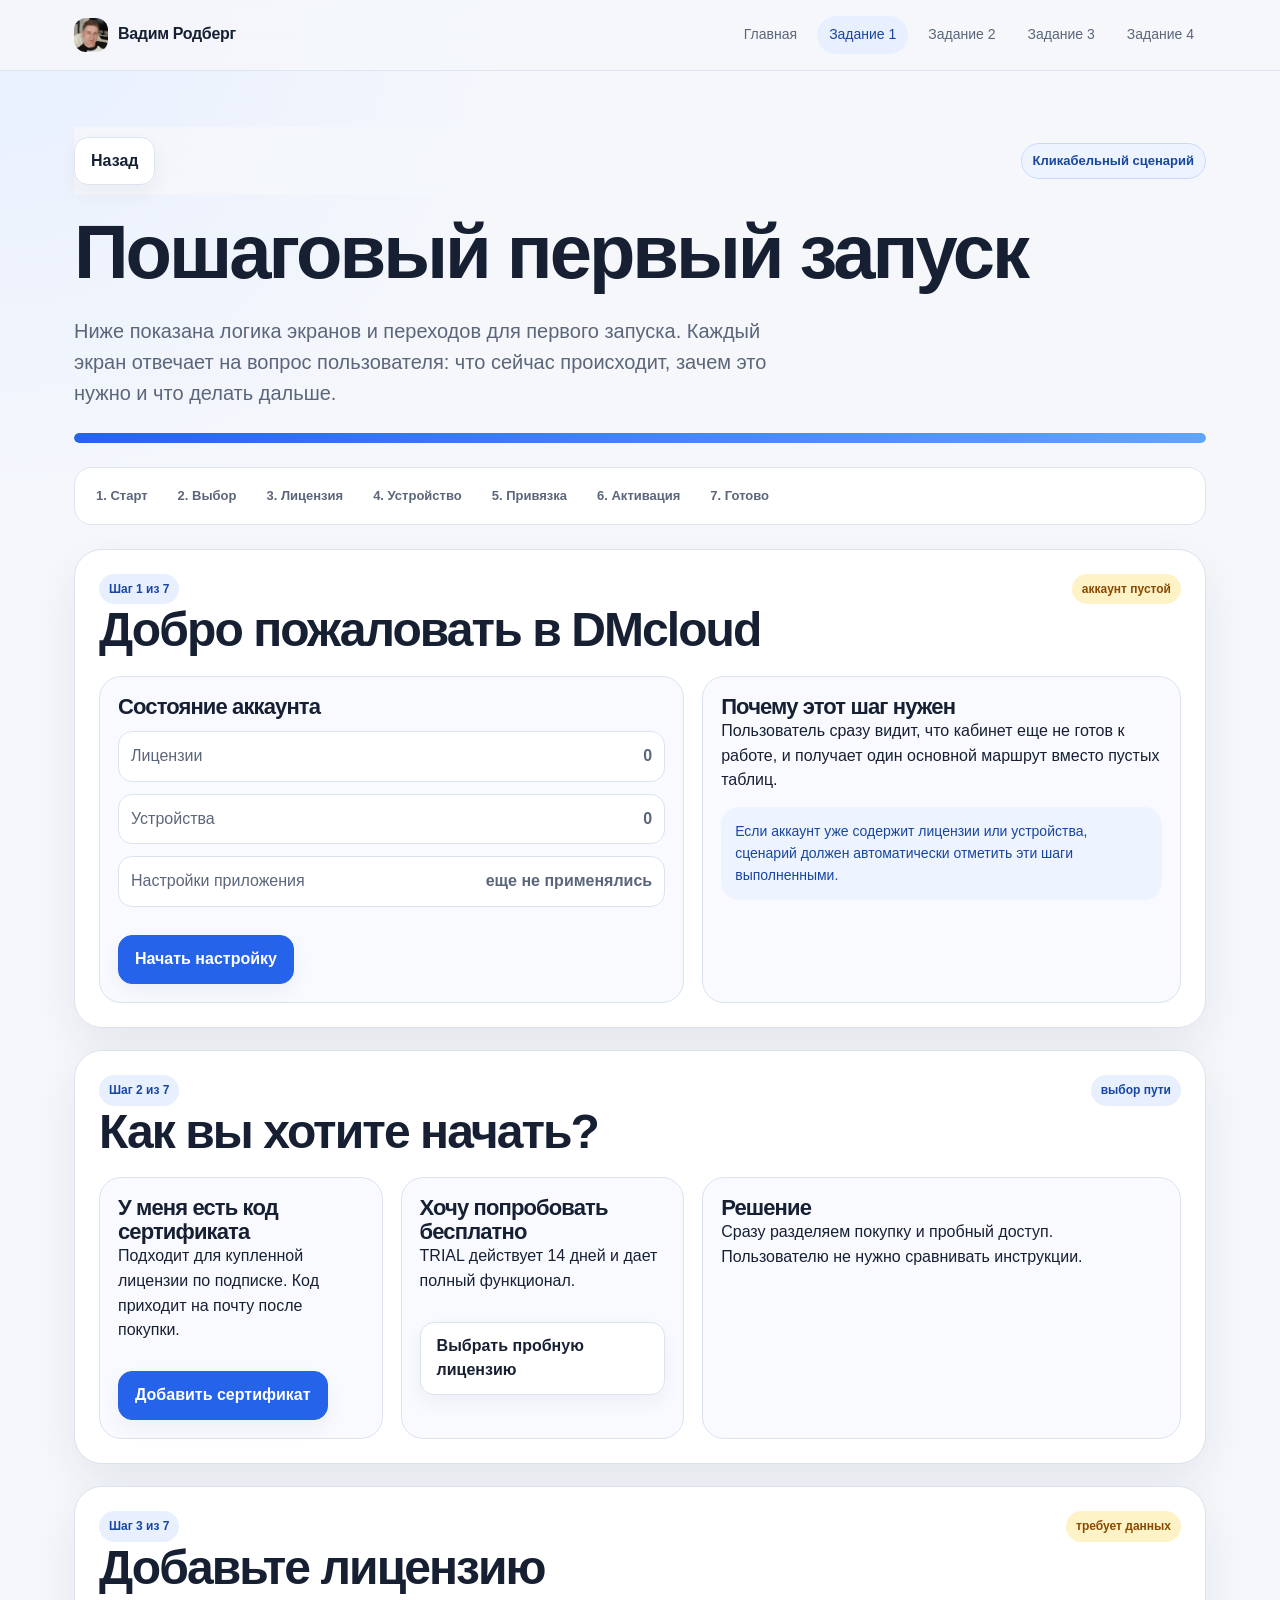
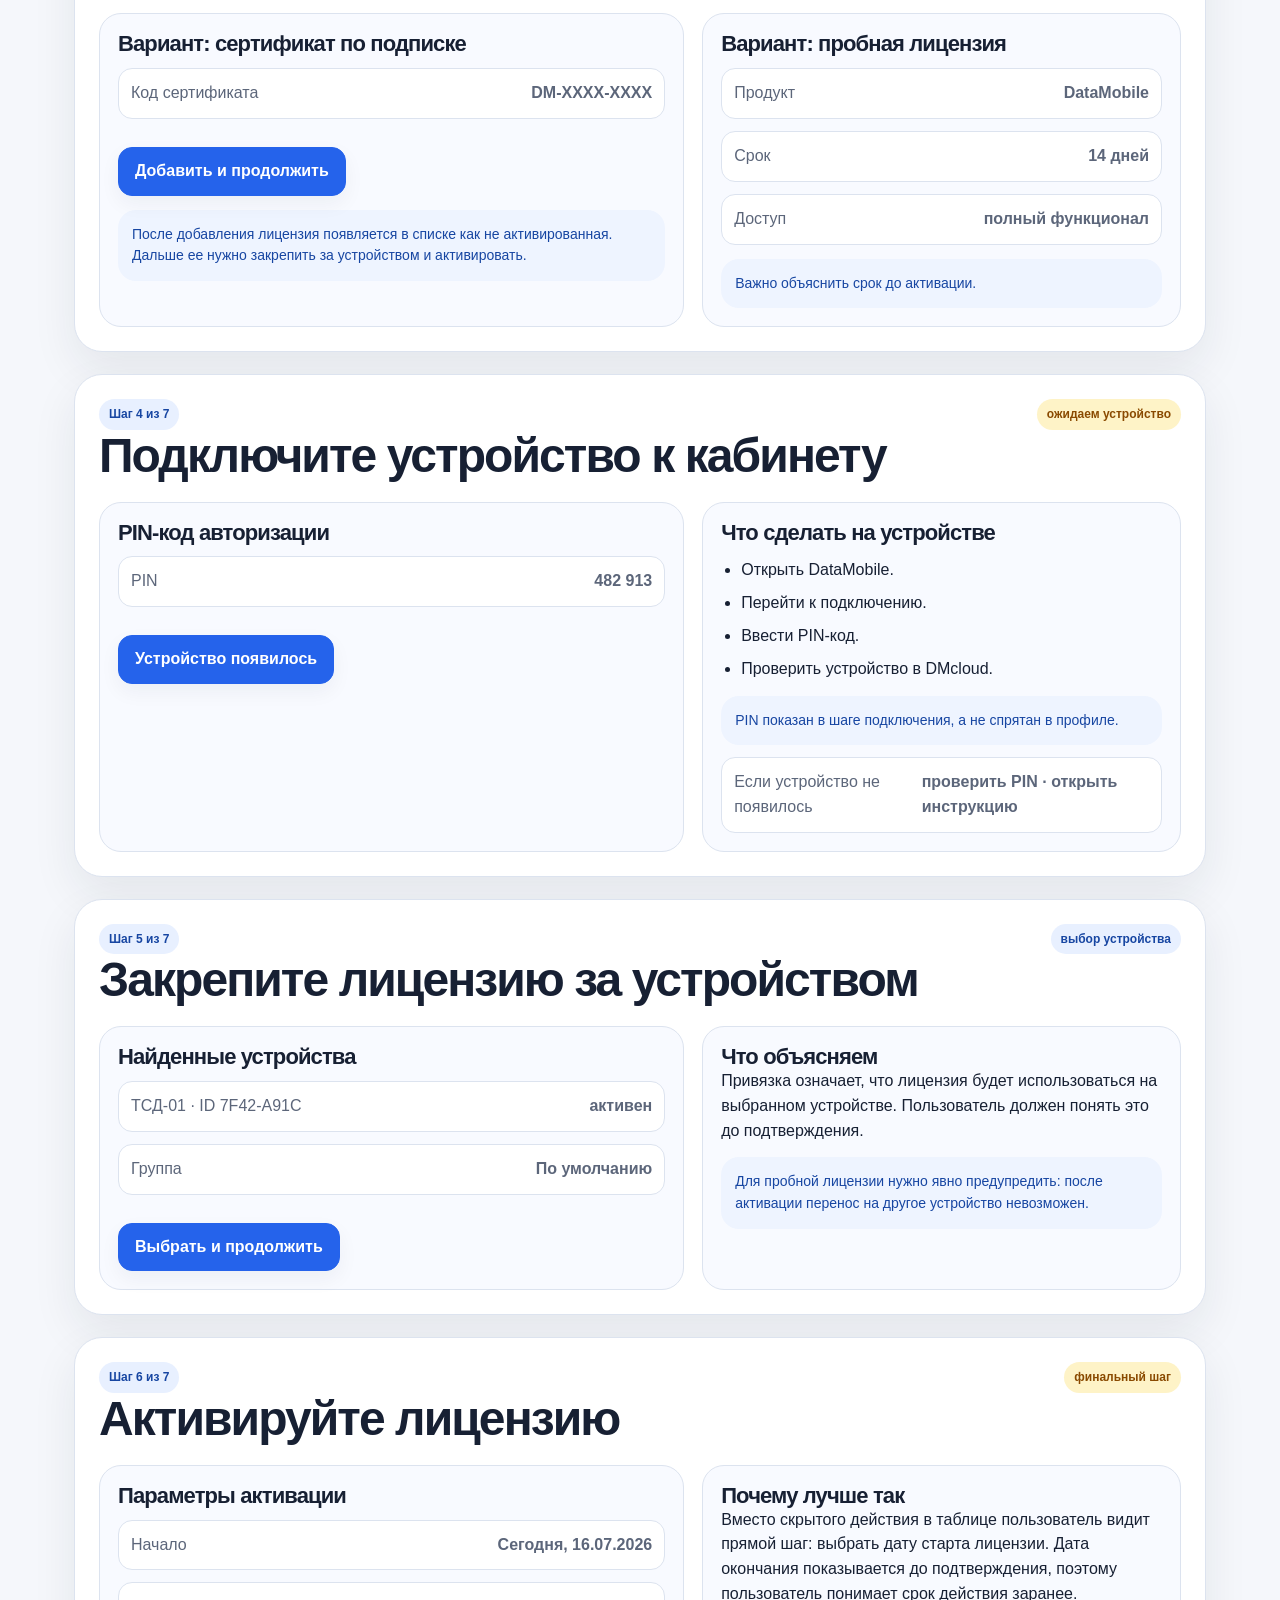
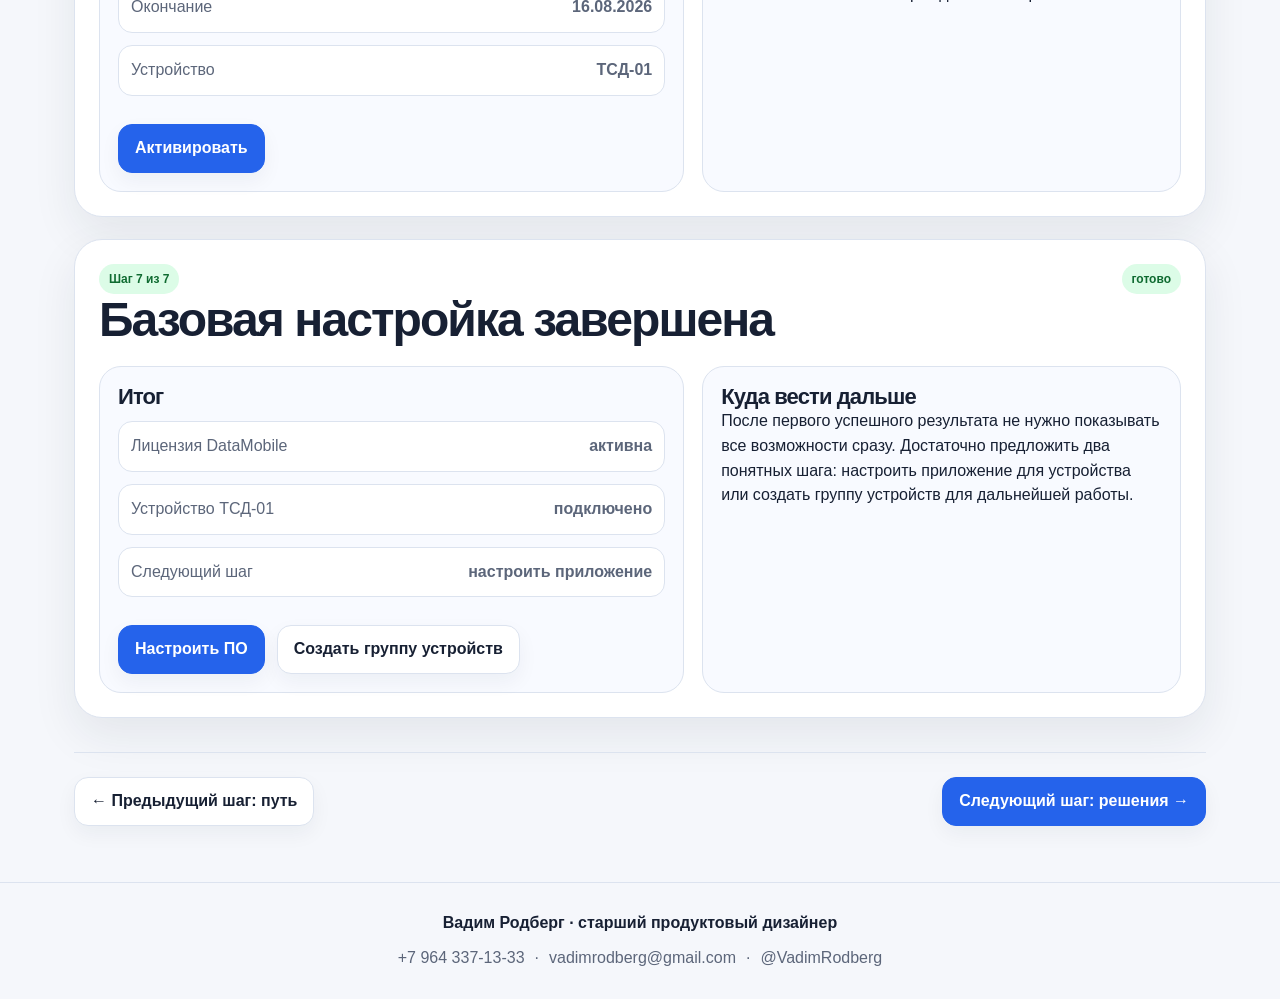
<file: prototype.html>
<!doctype html>
<html lang="ru">
  <head>
    <meta charset="utf-8">
    <meta name="viewport" content="width=device-width, initial-scale=1">
    <meta name="description" content="Кликабельная демонстрация пошагового первого запуска DMcloud: выбор лицензии, подключение устройства, привязка и активация.">
    <title>Прототип первого запуска · DMcloud First User Experience</title>
    <link rel="icon" type="image/png" href="assets/favicon.png">
    <link rel="stylesheet" href="assets/styles.css">
  </head>
  <body>
    <header class="site-header">
      <nav class="nav" aria-label="Основная навигация">
        <a class="brand" href="index.html"><img class="brand-photo" src="assets/foto.png" alt="Вадим Родберг"><span>Вадим Родберг</span></a>
        <div class="nav-links">
          <a href="index.html">Главная</a>
          <a class="active" href="task-1.html">Задание 1</a>
          <a href="datamobile-audit.html">Задание 2</a>
          <a href="task-3.html">Задание 3</a>
          <a href="task-4.html">Задание 4</a>
        </div>
      </nav>
    </header>

    <main class="container">
      <div class="page-kicker">
        <a class="button" href="task-1.html">Назад</a>
        <span class="eyebrow">Кликабельный сценарий</span>
      </div>
      <h1>Пошаговый первый запуск</h1>
      <p class="lead">Ниже показана логика экранов и переходов для первого запуска. Каждый экран отвечает на вопрос пользователя: что сейчас происходит, зачем это нужно и что делать дальше.</p>

      <div class="progress-track" aria-label="Прогресс первого запуска"><span style="width: 100%"></span></div>

      <nav class="prototype-nav" aria-label="Экраны прототипа">
        <a href="#welcome">1. Старт</a>
        <a href="#license-choice">2. Выбор</a>
        <a href="#add-license">3. Лицензия</a>
        <a href="#connect-device">4. Устройство</a>
        <a href="#assign-license">5. Привязка</a>
        <a href="#activate-license">6. Активация</a>
        <a href="#success">7. Готово</a>
      </nav>

      <section id="welcome" class="screen">
        <div class="screen-header"><div><span class="pill">Шаг 1 из 7</span><h2>Добро пожаловать в DMcloud</h2></div><span class="pill warning">аккаунт пустой</span></div>
        <div class="screen-body">
          <div class="mock-panel"><h3>Состояние аккаунта</h3><div class="mock-field"><span>Лицензии</span><strong>0</strong></div><div class="mock-field"><span>Устройства</span><strong>0</strong></div><div class="mock-field"><span>Настройки приложения</span><strong>еще не применялись</strong></div><div class="actions"><a class="button primary" href="#license-choice">Начать настройку</a></div></div>
          <aside class="mock-panel"><h3>Почему этот шаг нужен</h3><p>Пользователь сразу видит, что кабинет еще не готов к работе, и получает один основной маршрут вместо пустых таблиц.</p><p class="note">Если аккаунт уже содержит лицензии или устройства, сценарий должен автоматически отметить эти шаги выполненными.</p></aside>
        </div>
      </section>

      <section id="license-choice" class="screen">
        <div class="screen-header"><div><span class="pill">Шаг 2 из 7</span><h2>Как вы хотите начать?</h2></div><span class="pill">выбор пути</span></div>
        <div class="screen-body">
          <div class="grid two">
            <article class="mock-panel"><h3>У меня есть код сертификата</h3><p>Подходит для купленной лицензии по подписке. Код приходит на почту после покупки.</p><div class="actions"><a class="button primary" href="#add-license">Добавить сертификат</a></div></article>
            <article class="mock-panel"><h3>Хочу попробовать бесплатно</h3><p>TRIAL действует 14 дней и дает полный функционал.</p><div class="actions"><a class="button" href="#add-license">Выбрать пробную лицензию</a></div></article>
          </div>
          <aside class="mock-panel"><h3>Решение</h3><p>Сразу разделяем покупку и пробный доступ. Пользователю не нужно сравнивать инструкции.</p></aside>
        </div>
      </section>

      <section id="add-license" class="screen">
        <div class="screen-header"><div><span class="pill">Шаг 3 из 7</span><h2>Добавьте лицензию</h2></div><span class="pill warning">требует данных</span></div>
        <div class="screen-body">
          <div class="mock-panel"><h3>Вариант: сертификат по подписке</h3><div class="mock-field"><span>Код сертификата</span><strong>DM-XXXX-XXXX</strong></div><div class="actions"><a class="button primary" href="#connect-device">Добавить и продолжить</a></div><p class="note">После добавления лицензия появляется в списке как не активированная. Дальше ее нужно закрепить за устройством и активировать.</p></div>
          <aside class="mock-panel"><h3>Вариант: пробная лицензия</h3><div class="mock-field"><span>Продукт</span><strong>DataMobile</strong></div><div class="mock-field"><span>Срок</span><strong>14 дней</strong></div><div class="mock-field"><span>Доступ</span><strong>полный функционал</strong></div><p class="note">Важно объяснить срок до активации.</p></aside>
        </div>
      </section>

      <section id="connect-device" class="screen">
        <div class="screen-header"><div><span class="pill">Шаг 4 из 7</span><h2>Подключите устройство к кабинету</h2></div><span class="pill warning">ожидаем устройство</span></div>
        <div class="screen-body">
          <div class="mock-panel"><h3>PIN-код авторизации</h3><div class="mock-field"><span>PIN</span><strong>482 913</strong></div><div class="actions"><a class="button primary" href="#assign-license">Устройство появилось</a></div></div>
          <aside class="mock-panel"><h3>Что сделать на устройстве</h3><ul class="list"><li>Открыть DataMobile.</li><li>Перейти к подключению.</li><li>Ввести PIN-код.</li><li>Проверить устройство в DMcloud.</li></ul><p class="note">PIN показан в шаге подключения, а не спрятан в профиле.</p><div class="mock-field"><span>Если устройство не появилось</span><strong>проверить PIN · открыть инструкцию</strong></div></aside>
        </div>
      </section>

      <section id="assign-license" class="screen">
        <div class="screen-header"><div><span class="pill">Шаг 5 из 7</span><h2>Закрепите лицензию за устройством</h2></div><span class="pill">выбор устройства</span></div>
        <div class="screen-body">
          <div class="mock-panel"><h3>Найденные устройства</h3><div class="mock-field"><span>ТСД-01 · ID 7F42-A91C</span><strong>активен</strong></div><div class="mock-field"><span>Группа</span><strong>По умолчанию</strong></div><div class="actions"><a class="button primary" href="#activate-license">Выбрать и продолжить</a></div></div>
          <aside class="mock-panel"><h3>Что объясняем</h3><p>Привязка означает, что лицензия будет использоваться на выбранном устройстве. Пользователь должен понять это до подтверждения.</p><p class="note">Для пробной лицензии нужно явно предупредить: после активации перенос на другое устройство невозможен.</p></aside>
        </div>
      </section>

      <section id="activate-license" class="screen">
        <div class="screen-header"><div><span class="pill">Шаг 6 из 7</span><h2>Активируйте лицензию</h2></div><span class="pill warning">финальный шаг</span></div>
        <div class="screen-body">
          <div class="mock-panel"><h3>Параметры активации</h3><div class="mock-field"><span>Начало</span><strong>Сегодня, 16.07.2026</strong></div><div class="mock-field"><span>Окончание</span><strong>16.08.2026</strong></div><div class="mock-field"><span>Устройство</span><strong>ТСД-01</strong></div><div class="actions"><a class="button primary" href="#success">Активировать</a></div></div>
          <aside class="mock-panel"><h3>Почему лучше так</h3><p>Вместо скрытого действия в таблице пользователь видит прямой шаг: выбрать дату старта лицензии. Дата окончания показывается до подтверждения, поэтому пользователь понимает срок действия заранее.</p></aside>
        </div>
      </section>

      <section id="success" class="screen">
        <div class="screen-header"><div><span class="pill success">Шаг 7 из 7</span><h2>Базовая настройка завершена</h2></div><span class="pill success">готово</span></div>
        <div class="screen-body">
          <div class="mock-panel"><h3>Итог</h3><div class="mock-field"><span>Лицензия DataMobile</span><strong>активна</strong></div><div class="mock-field"><span>Устройство ТСД-01</span><strong>подключено</strong></div><div class="mock-field"><span>Следующий шаг</span><strong>настроить приложение</strong></div><div class="actions"><button class="button primary" type="button">Настроить ПО</button><button class="button" type="button">Создать группу устройств</button></div></div>
          <aside class="mock-panel"><h3>Куда вести дальше</h3><p>После первого успешного результата не нужно показывать все возможности сразу. Достаточно предложить два понятных шага: настроить приложение для устройства или создать группу устройств для дальнейшей работы.</p></aside>
        </div>
      </section>

      <nav class="step-nav" aria-label="Навигация по заданию 1">
        <a class="button" href="journey.html">← Предыдущий шаг: путь</a>
        <a class="button primary" href="decisions.html">Следующий шаг: решения →</a>
      </nav>
    </main>

    <footer class="footer">
      <strong>Вадим Родберг · старший продуктовый дизайнер</strong>
      <div class="footer-contacts"><a href="tel:+79643371333">+7 964 337-13-33</a><span>·</span><a href="mailto:vadimrodberg@gmail.com">vadimrodberg@gmail.com</a><span>·</span><a href="https://t.me/VadimRodberg">@VadimRodberg</a></div>
    </footer>
  </body>
</html>
</file>
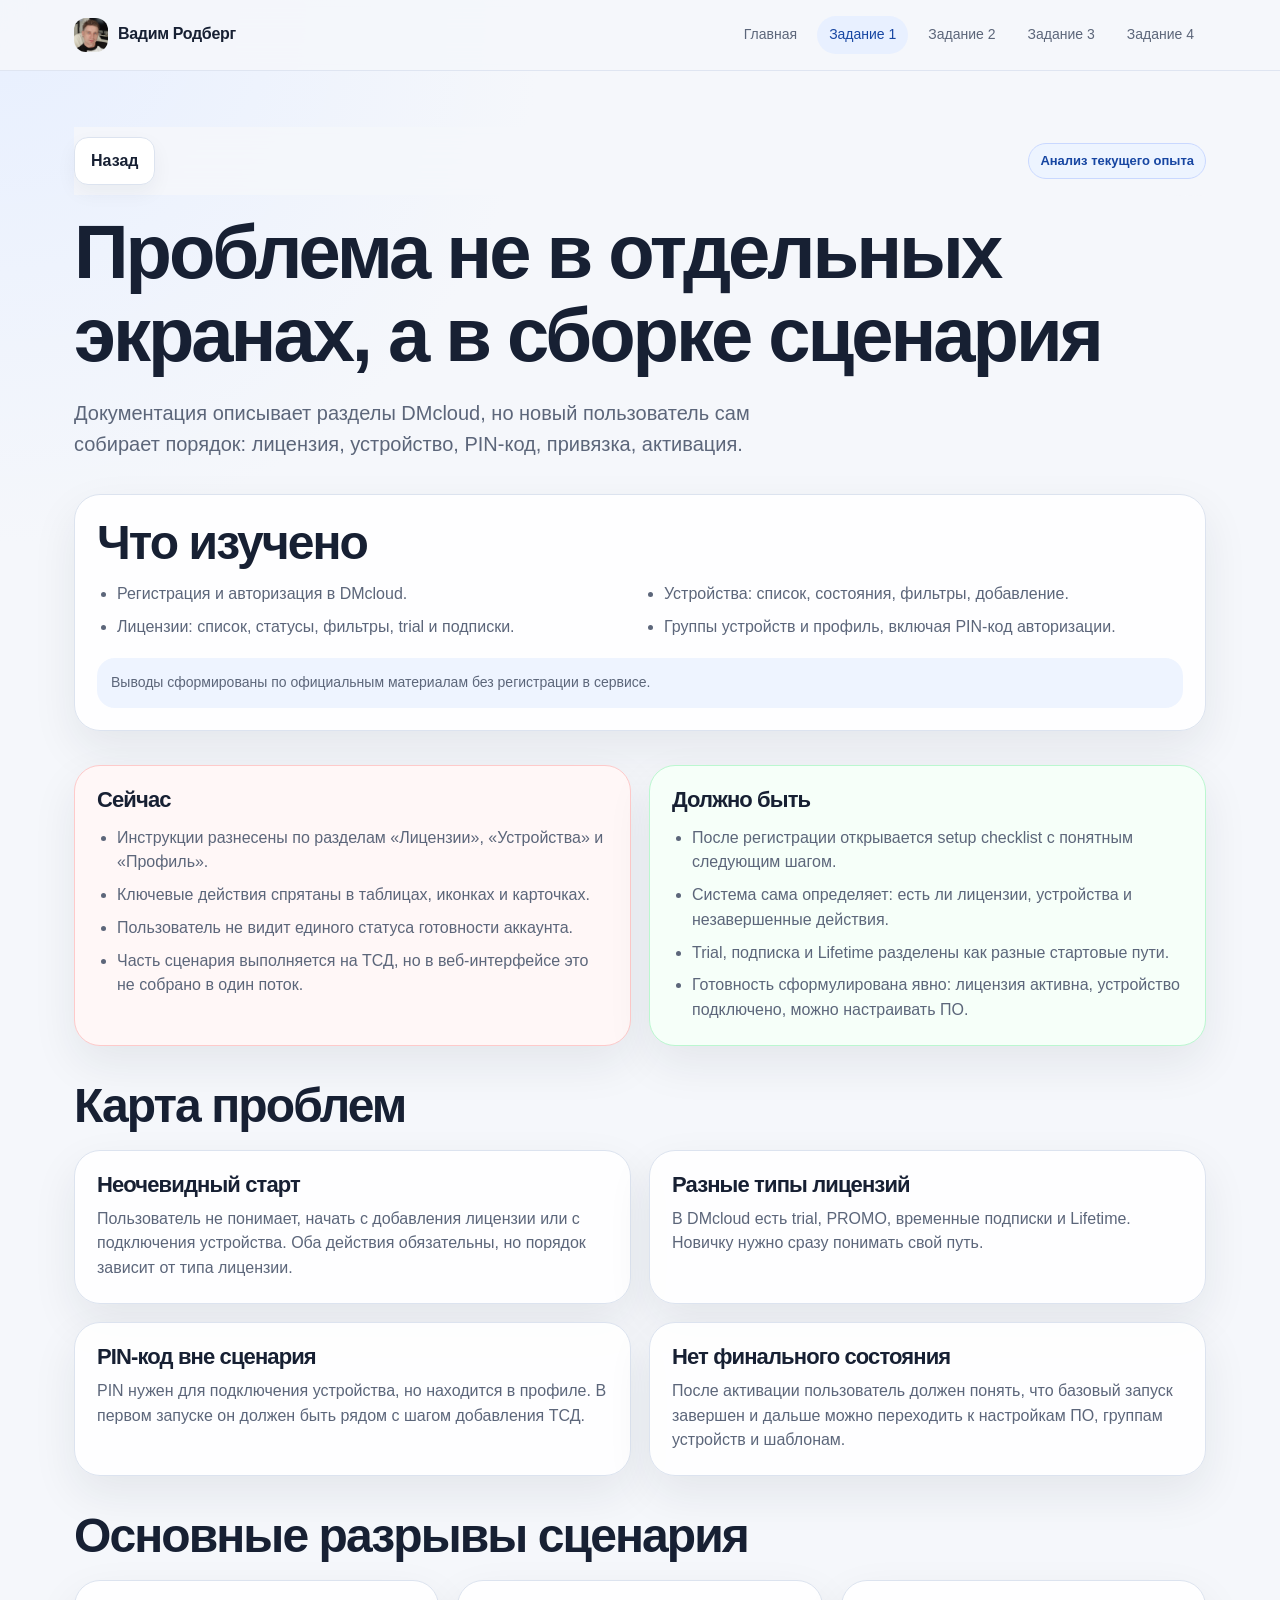
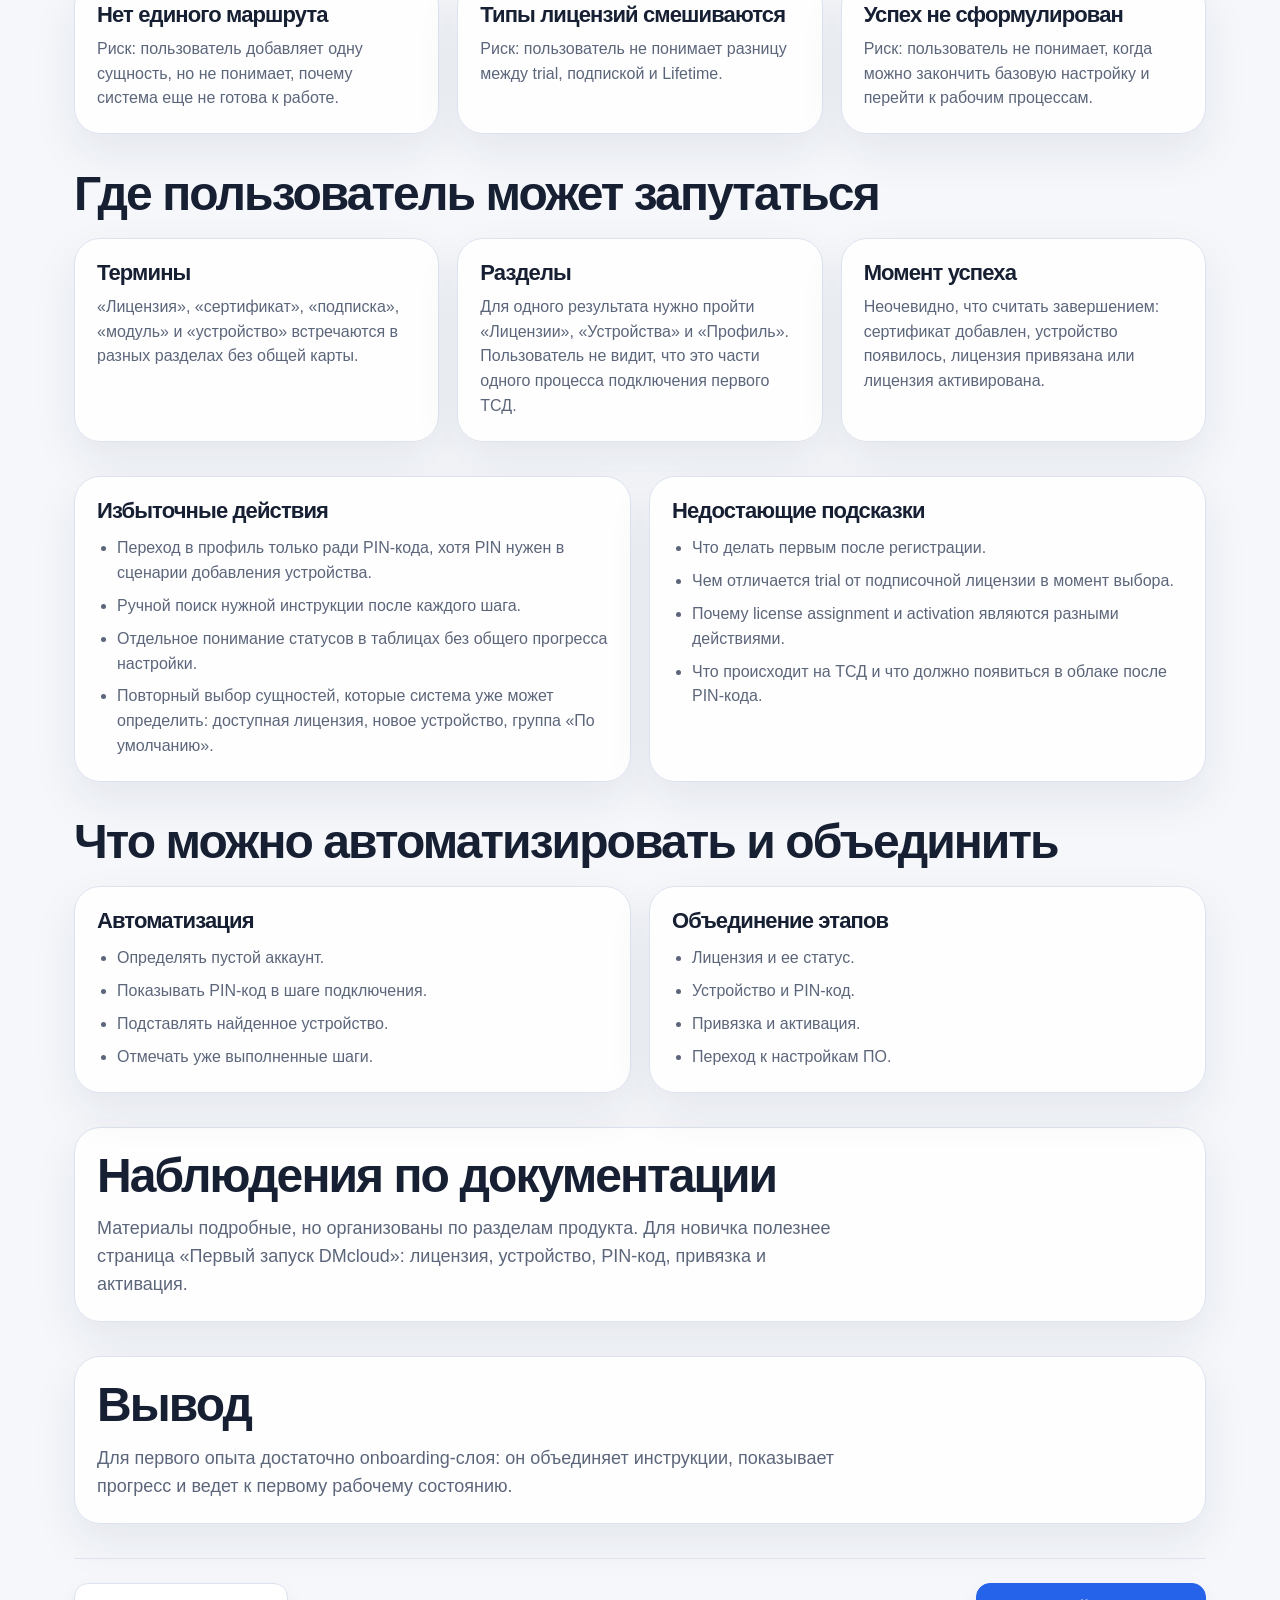
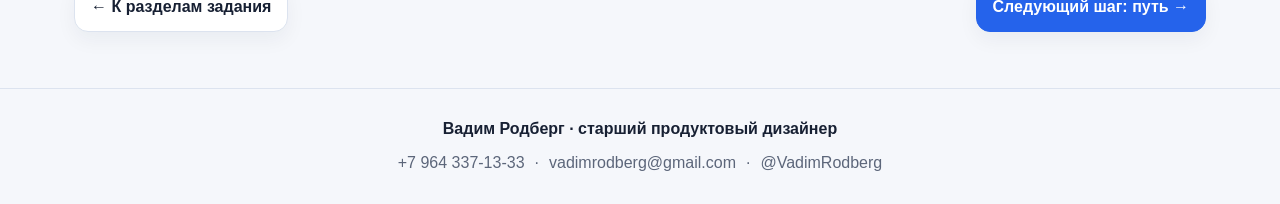
<file: research.html>
<!doctype html>
<html lang="ru">
  <head>
    <meta charset="utf-8">
    <meta name="viewport" content="width=device-width, initial-scale=1">
    <meta name="description" content="Анализ текущего первого опыта DMcloud: точки путаницы, избыточные действия, недостающие подсказки и возможности автоматизации.">
    <title>Анализ текущего сценария · DMcloud First User Experience</title>
    <link rel="icon" type="image/png" href="assets/favicon.png">
    <link rel="stylesheet" href="assets/styles.css">
  </head>
  <body>
    <header class="site-header">
      <nav class="nav" aria-label="Основная навигация">
        <a class="brand" href="index.html"><img class="brand-photo" src="assets/foto.png" alt="Вадим Родберг"><span>Вадим Родберг</span></a>
        <div class="nav-links">
          <a href="index.html">Главная</a>
          <a class="active" href="task-1.html">Задание 1</a>
          <a href="datamobile-audit.html">Задание 2</a>
          <a href="task-3.html">Задание 3</a>
          <a href="task-4.html">Задание 4</a>
        </div>
      </nav>
    </header>

    <main class="container">
      <div class="page-kicker">
        <a class="button" href="task-1.html">Назад</a>
        <span class="eyebrow">Анализ текущего опыта</span>
      </div>
      <h1>Проблема не в отдельных экранах, а в сборке сценария</h1>
      <p class="lead">Документация описывает разделы DMcloud, но новый пользователь сам собирает порядок: лицензия, устройство, PIN-код, привязка, активация.</p>

      <section class="section card info-card">
        <h2>Что изучено</h2>
        <ul class="list source-list">
          <li>Регистрация и авторизация в DMcloud.</li>
          <li>Лицензии: список, статусы, фильтры, trial и подписки.</li>
          <li>Устройства: список, состояния, фильтры, добавление.</li>
          <li>Группы устройств и профиль, включая PIN-код авторизации.</li>
        </ul>
        <p class="note">Выводы сформированы по официальным материалам без регистрации в сервисе.</p>
      </section>

      <section class="section compare">
        <article class="card info-card bad">
          <h3>Сейчас</h3>
          <ul class="list">
            <li>Инструкции разнесены по разделам «Лицензии», «Устройства» и «Профиль».</li>
            <li>Ключевые действия спрятаны в таблицах, иконках и карточках.</li>
            <li>Пользователь не видит единого статуса готовности аккаунта.</li>
            <li>Часть сценария выполняется на ТСД, но в веб-интерфейсе это не собрано в один поток.</li>
          </ul>
        </article>
        <article class="card info-card good">
          <h3>Должно быть</h3>
          <ul class="list">
            <li>После регистрации открывается setup checklist с понятным следующим шагом.</li>
            <li>Система сама определяет: есть ли лицензии, устройства и незавершенные действия.</li>
             <li>Trial, подписка и Lifetime разделены как разные стартовые пути.</li>
            <li>Готовность сформулирована явно: лицензия активна, устройство подключено, можно настраивать ПО.</li>
          </ul>
        </article>
      </section>

      <section class="section">
        <h2 class="section-title">Карта проблем</h2>
        <div class="grid two">
          <article class="card info-card"><h3>Неочевидный старт</h3><p>Пользователь не понимает, начать с добавления лицензии или с подключения устройства. Оба действия обязательны, но порядок зависит от типа лицензии.</p></article>
          <article class="card info-card"><h3>Разные типы лицензий</h3><p>В DMcloud есть trial, PROMO, временные подписки и Lifetime. Новичку нужно сразу понимать свой путь.</p></article>
          <article class="card info-card"><h3>PIN-код вне сценария</h3><p>PIN нужен для подключения устройства, но находится в профиле. В первом запуске он должен быть рядом с шагом добавления ТСД.</p></article>
          <article class="card info-card"><h3>Нет финального состояния</h3><p>После активации пользователь должен понять, что базовый запуск завершен и дальше можно переходить к настройкам ПО, группам устройств и шаблонам.</p></article>
        </div>
      </section>

      <section class="section">
        <h2 class="section-title">Основные разрывы сценария</h2>
        <div class="grid three">
          <article class="card info-card"><h3>Нет единого маршрута</h3><p>Риск: пользователь добавляет одну сущность, но не понимает, почему система еще не готова к работе.</p></article>
          <article class="card info-card"><h3>Типы лицензий смешиваются</h3><p>Риск: пользователь не понимает разницу между trial, подпиской и Lifetime.</p></article>
          <article class="card info-card"><h3>Успех не сформулирован</h3><p>Риск: пользователь не понимает, когда можно закончить базовую настройку и перейти к рабочим процессам.</p></article>
        </div>
      </section>

      <section class="section">
        <h2 class="section-title">Где пользователь может запутаться</h2>
        <div class="grid three">
          <article class="card info-card"><h3>Термины</h3><p>«Лицензия», «сертификат», «подписка», «модуль» и «устройство» встречаются в разных разделах без общей карты.</p></article>
          <article class="card info-card"><h3>Разделы</h3><p>Для одного результата нужно пройти «Лицензии», «Устройства» и «Профиль». Пользователь не видит, что это части одного процесса подключения первого ТСД.</p></article>
          <article class="card info-card"><h3>Момент успеха</h3><p>Неочевидно, что считать завершением: сертификат добавлен, устройство появилось, лицензия привязана или лицензия активирована.</p></article>
        </div>
      </section>

      <section class="section compare">
        <article class="card info-card">
          <h3>Избыточные действия</h3>
          <ul class="list">
            <li>Переход в профиль только ради PIN-кода, хотя PIN нужен в сценарии добавления устройства.</li>
            <li>Ручной поиск нужной инструкции после каждого шага.</li>
            <li>Отдельное понимание статусов в таблицах без общего прогресса настройки.</li>
            <li>Повторный выбор сущностей, которые система уже может определить: доступная лицензия, новое устройство, группа «По умолчанию».</li>
          </ul>
        </article>
        <article class="card info-card">
          <h3>Недостающие подсказки</h3>
          <ul class="list">
            <li>Что делать первым после регистрации.</li>
            <li>Чем отличается trial от подписочной лицензии в момент выбора.</li>
            <li>Почему license assignment и activation являются разными действиями.</li>
            <li>Что происходит на ТСД и что должно появиться в облаке после PIN-кода.</li>
          </ul>
        </article>
      </section>

      <section class="section">
        <h2 class="section-title">Что можно автоматизировать и объединить</h2>
        <div class="grid two">
          <article class="card info-card"><h3>Автоматизация</h3><ul class="list"><li>Определять пустой аккаунт.</li><li>Показывать PIN-код в шаге подключения.</li><li>Подставлять найденное устройство.</li><li>Отмечать уже выполненные шаги.</li></ul></article>
          <article class="card info-card"><h3>Объединение этапов</h3><ul class="list"><li>Лицензия и ее статус.</li><li>Устройство и PIN-код.</li><li>Привязка и активация.</li><li>Переход к настройкам ПО.</li></ul></article>
        </div>
      </section>

      <section class="section card info-card">
        <h2>Наблюдения по документации</h2>
        <p class="section-lead">Материалы подробные, но организованы по разделам продукта. Для новичка полезнее страница «Первый запуск DMcloud»: лицензия, устройство, PIN-код, привязка и активация.</p>
      </section>

      <section class="section card info-card">
        <h2>Вывод</h2>
        <p class="section-lead">Для первого опыта достаточно onboarding-слоя: он объединяет инструкции, показывает прогресс и ведет к первому рабочему состоянию.</p>
      </section>

      <nav class="step-nav" aria-label="Навигация по заданию 1">
        <a class="button" href="task-1.html">← К разделам задания</a>
        <a class="button primary" href="journey.html">Следующий шаг: путь →</a>
      </nav>
    </main>

    <footer class="footer">
      <strong>Вадим Родберг · старший продуктовый дизайнер</strong>
      <div class="footer-contacts"><a href="tel:+79643371333">+7 964 337-13-33</a><span>·</span><a href="mailto:vadimrodberg@gmail.com">vadimrodberg@gmail.com</a><span>·</span><a href="https://t.me/VadimRodberg">@VadimRodberg</a></div>
    </footer>
  </body>
</html>
</file>
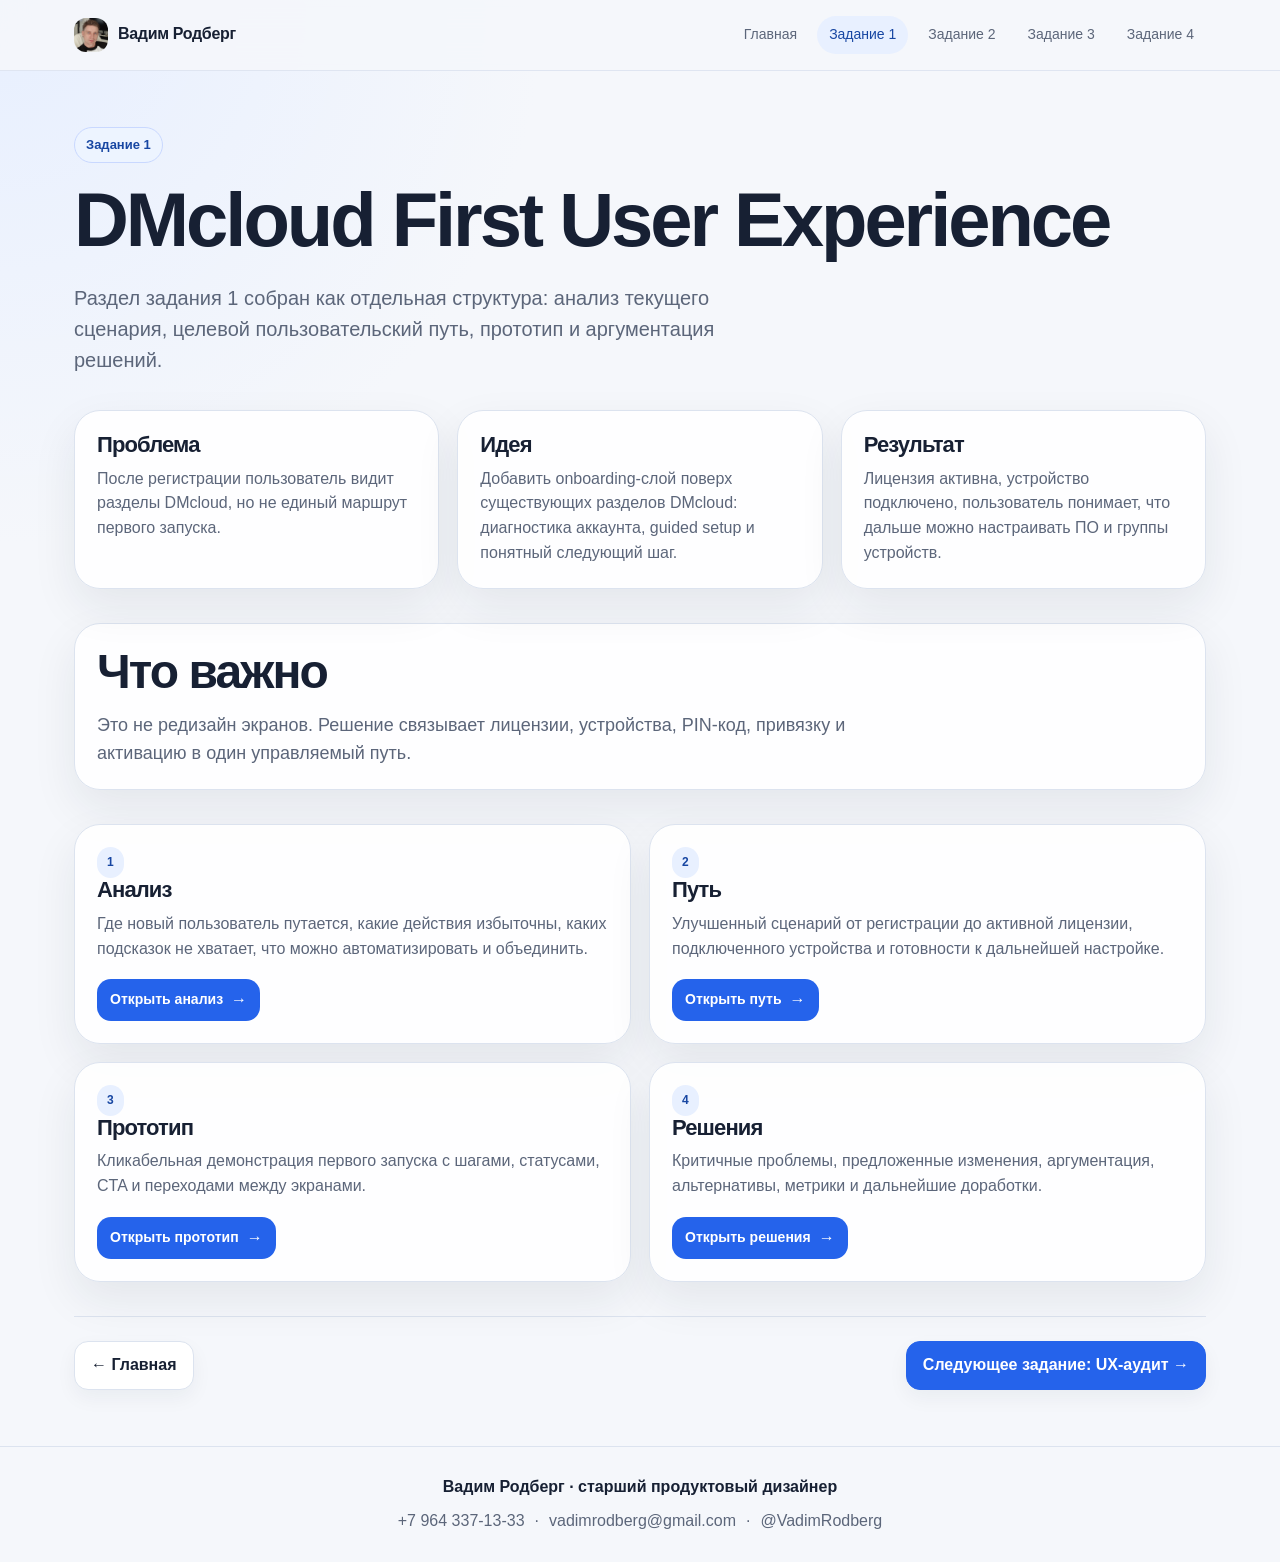
<file: task-1.html>
<!doctype html>
<html lang="ru">
  <head>
    <meta charset="utf-8">
    <meta name="viewport" content="width=device-width, initial-scale=1">
    <meta name="description" content="Задание 1: структура работы по First User Experience DMcloud — анализ, путь, прототип и аргументация решений.">
    <title>Задание 1 · First User Experience DMcloud</title>
    <link rel="icon" type="image/png" href="assets/favicon.png">
    <link rel="stylesheet" href="assets/styles.css">
  </head>
  <body>
    <header class="site-header">
      <nav class="nav" aria-label="Основная навигация">
        <a class="brand" href="index.html"><img class="brand-photo" src="assets/foto.png" alt="Вадим Родберг"><span>Вадим Родберг</span></a>
        <div class="nav-links">
          <a href="index.html">Главная</a>
          <a class="active" href="task-1.html">Задание 1</a>
          <a href="datamobile-audit.html">Задание 2</a>
          <a href="task-3.html">Задание 3</a>
          <a href="task-4.html">Задание 4</a>
        </div>
      </nav>
    </header>

    <main class="container">
      <p class="eyebrow">Задание 1</p>
      <h1>DMcloud First User Experience</h1>
      <p class="lead">Раздел задания 1 собран как отдельная структура: анализ текущего сценария, целевой пользовательский путь, прототип и аргументация решений.</p>

      <section class="section grid three">
        <article class="card info-card">
          <h3>Проблема</h3>
          <p>После регистрации пользователь видит разделы DMcloud, но не единый маршрут первого запуска.</p>
        </article>
        <article class="card info-card">
          <h3>Идея</h3>
          <p>Добавить onboarding-слой поверх существующих разделов DMcloud: диагностика аккаунта, guided setup и понятный следующий шаг.</p>
        </article>
        <article class="card info-card">
          <h3>Результат</h3>
          <p>Лицензия активна, устройство подключено, пользователь понимает, что дальше можно настраивать ПО и группы устройств.</p>
        </article>
      </section>

      <section class="section card info-card">
        <h2>Что важно</h2>
        <p class="section-lead">Это не редизайн экранов. Решение связывает лицензии, устройства, PIN-код, привязку и активацию в один управляемый путь.</p>
      </section>

      <section class="section grid two">
        <a class="card info-card" href="research.html">
          <span class="pill">1</span>
          <h3>Анализ</h3>
          <p>Где новый пользователь путается, какие действия избыточны, каких подсказок не хватает, что можно автоматизировать и объединить.</p>
          <span class="card-cta">Открыть анализ <span aria-hidden="true">→</span></span>
        </a>
        <a class="card info-card" href="journey.html">
          <span class="pill">2</span>
          <h3>Путь</h3>
          <p>Улучшенный сценарий от регистрации до активной лицензии, подключенного устройства и готовности к дальнейшей настройке.</p>
          <span class="card-cta">Открыть путь <span aria-hidden="true">→</span></span>
        </a>
        <a class="card info-card" href="prototype.html">
          <span class="pill">3</span>
          <h3>Прототип</h3>
          <p>Кликабельная демонстрация первого запуска с шагами, статусами, CTA и переходами между экранами.</p>
          <span class="card-cta">Открыть прототип <span aria-hidden="true">→</span></span>
        </a>
        <a class="card info-card" href="decisions.html">
          <span class="pill">4</span>
          <h3>Решения</h3>
          <p>Критичные проблемы, предложенные изменения, аргументация, альтернативы, метрики и дальнейшие доработки.</p>
          <span class="card-cta">Открыть решения <span aria-hidden="true">→</span></span>
        </a>
      </section>

      <nav class="step-nav" aria-label="Навигация между заданиями">
        <a class="button" href="index.html">← Главная</a>
        <a class="button primary" href="datamobile-audit.html">Следующее задание: UX-аудит →</a>
      </nav>
    </main>

    <footer class="footer">
      <strong>Вадим Родберг · старший продуктовый дизайнер</strong>
      <div class="footer-contacts"><a href="tel:+79643371333">+7 964 337-13-33</a><span>·</span><a href="mailto:vadimrodberg@gmail.com">vadimrodberg@gmail.com</a><span>·</span><a href="https://t.me/VadimRodberg">@VadimRodberg</a></div>
    </footer>
  </body>
</html>
</file>
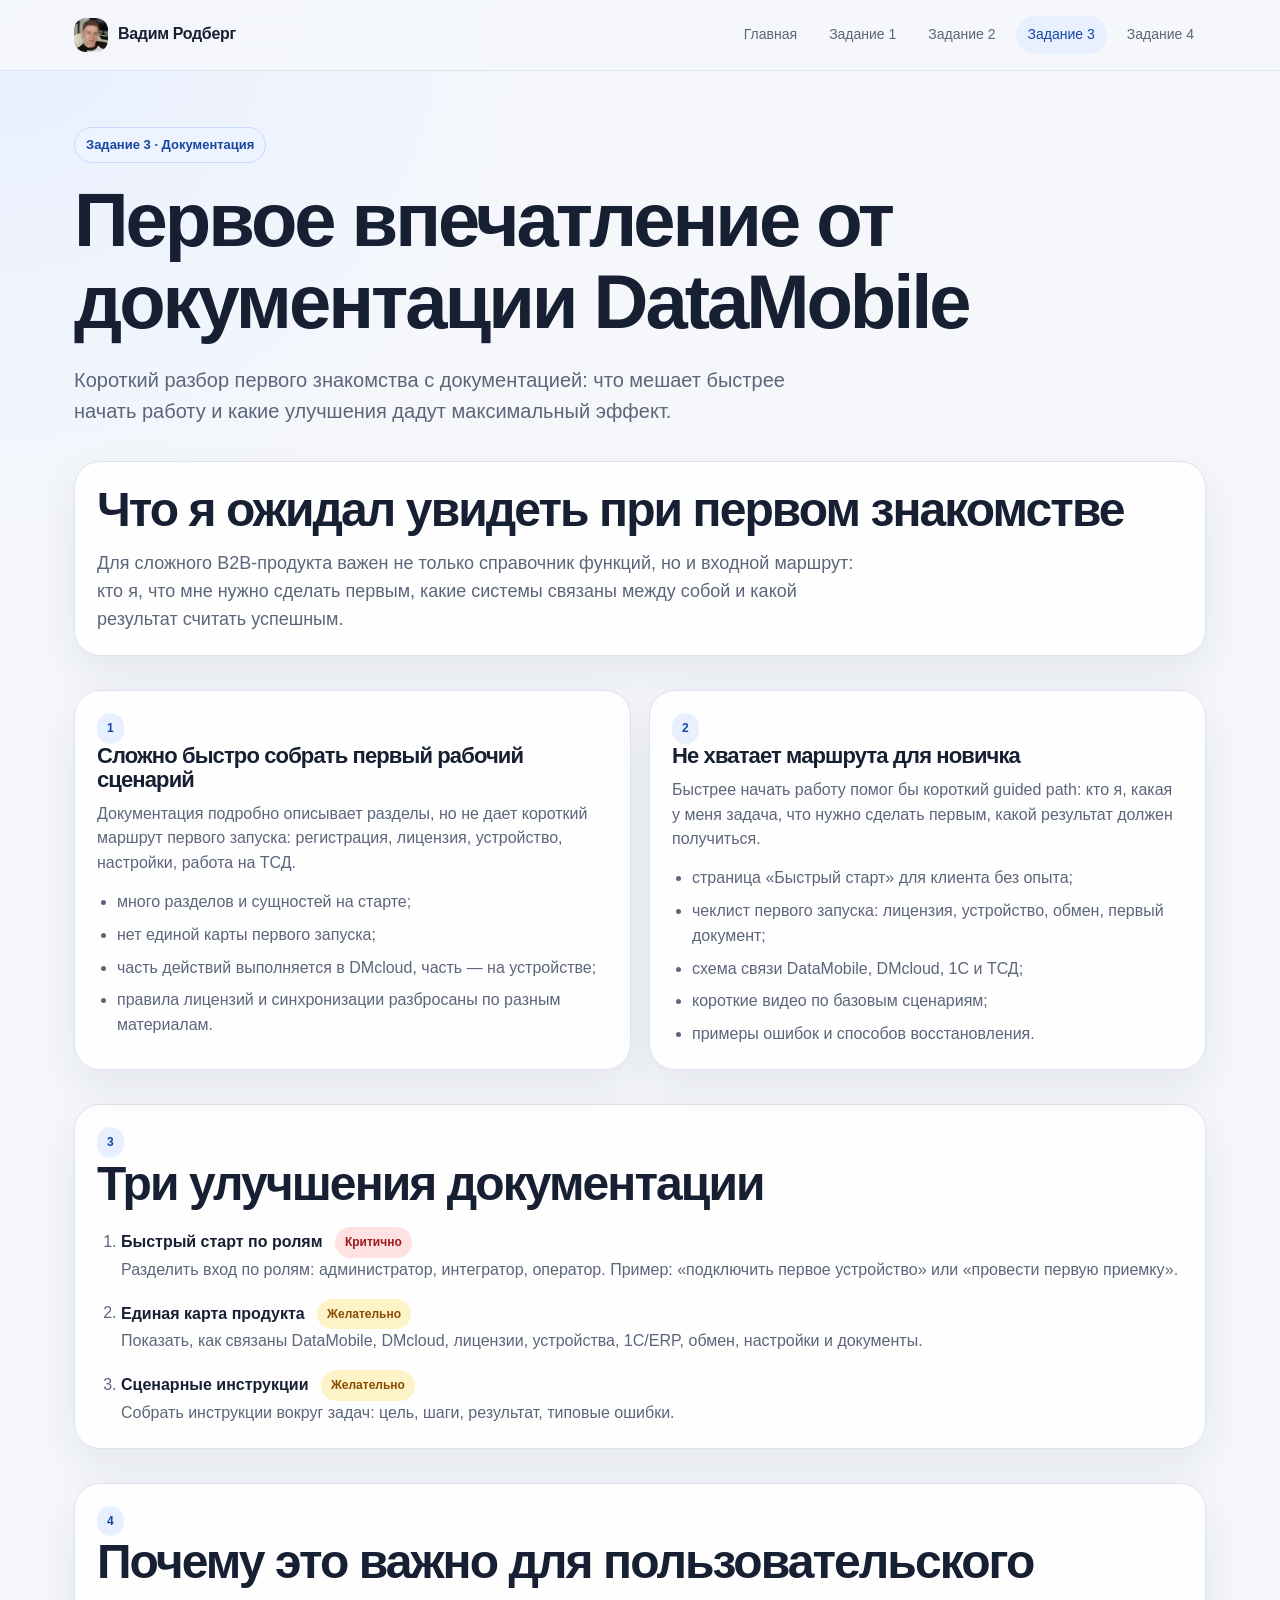
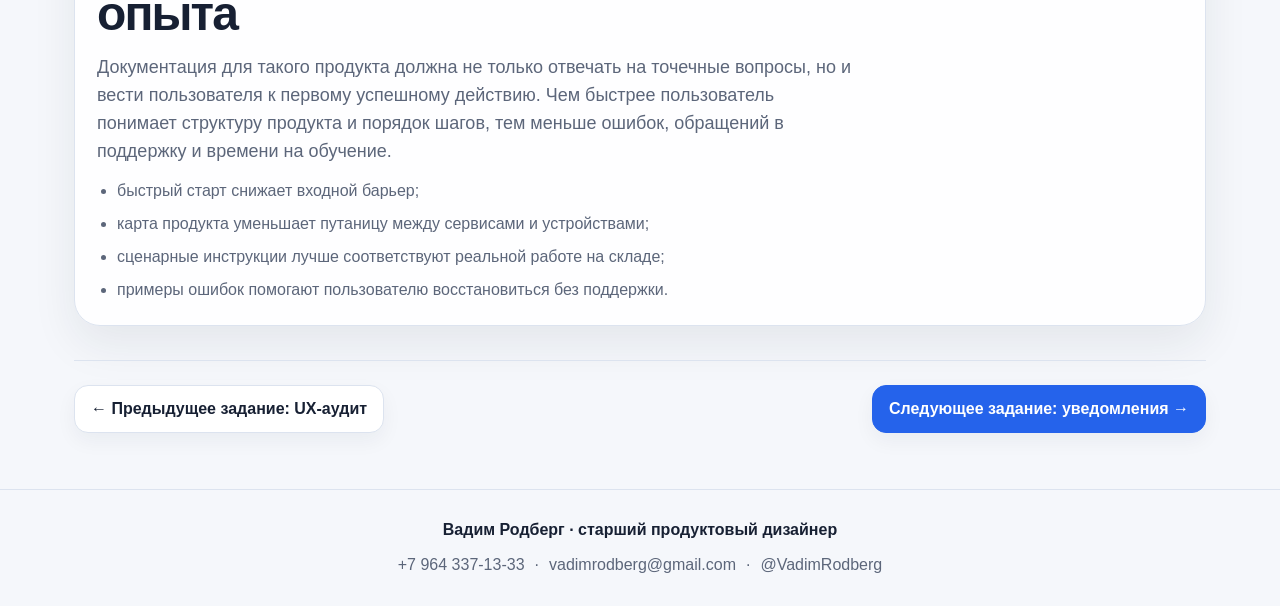
<file: task-3.html>
<!doctype html>
<html lang="ru">
  <head>
    <meta charset="utf-8">
    <meta name="viewport" content="width=device-width, initial-scale=1">
    <meta name="description" content="Задание 3: первое впечатление от документации DataMobile, сложности входа, недостающие материалы и приоритетные улучшения.">
    <title>Задание 3 · Документация DataMobile</title>
    <link rel="icon" type="image/png" href="assets/favicon.png">
    <link rel="stylesheet" href="assets/styles.css">
  </head>
  <body>
    <header class="site-header">
      <nav class="nav" aria-label="Основная навигация">
        <a class="brand" href="index.html"><img class="brand-photo" src="assets/foto.png" alt="Вадим Родберг"><span>Вадим Родберг</span></a>
        <div class="nav-links">
          <a href="index.html">Главная</a>
          <a href="task-1.html">Задание 1</a>
          <a href="datamobile-audit.html">Задание 2</a>
          <a class="active" href="task-3.html">Задание 3</a>
          <a href="task-4.html">Задание 4</a>
        </div>
      </nav>
    </header>

    <main class="container">
      <p class="eyebrow">Задание 3 · Документация</p>
      <h1>Первое впечатление от документации DataMobile</h1>
      <p class="lead">Короткий разбор первого знакомства с документацией: что мешает быстрее начать работу и какие улучшения дадут максимальный эффект.</p>

      <section class="section card info-card">
        <h2>Что я ожидал увидеть при первом знакомстве</h2>
        <p class="section-lead">Для сложного B2B-продукта важен не только справочник функций, но и входной маршрут: кто я, что мне нужно сделать первым, какие системы связаны между собой и какой результат считать успешным.</p>
      </section>

      <section class="section grid two">
        <article class="card info-card">
          <span class="pill">1</span>
          <h3>Сложно быстро собрать первый рабочий сценарий</h3>
          <p>Документация подробно описывает разделы, но не дает короткий маршрут первого запуска: регистрация, лицензия, устройство, настройки, работа на ТСД.</p>
          <ul class="list">
            <li>много разделов и сущностей на старте;</li>
            <li>нет единой карты первого запуска;</li>
            <li>часть действий выполняется в DMcloud, часть — на устройстве;</li>
            <li>правила лицензий и синхронизации разбросаны по разным материалам.</li>
          </ul>
        </article>

        <article class="card info-card">
          <span class="pill">2</span>
          <h3>Не хватает маршрута для новичка</h3>
          <p>Быстрее начать работу помог бы короткий guided path: кто я, какая у меня задача, что нужно сделать первым, какой результат должен получиться.</p>
          <ul class="list">
            <li>страница «Быстрый старт» для клиента без опыта;</li>
            <li>чеклист первого запуска: лицензия, устройство, обмен, первый документ;</li>
            <li>схема связи DataMobile, DMcloud, 1С и ТСД;</li>
            <li>короткие видео по базовым сценариям;</li>
            <li>примеры ошибок и способов восстановления.</li>
          </ul>
        </article>
      </section>

      <section class="section card info-card">
        <span class="pill">3</span>
        <h2>Три улучшения документации</h2>
        <ol class="plain-points">
          <li><strong>Быстрый старт по ролям</strong> <span class="pill danger">Критично</span><br>Разделить вход по ролям: администратор, интегратор, оператор. Пример: «подключить первое устройство» или «провести первую приемку».</li>
          <li><strong>Единая карта продукта</strong> <span class="pill warning">Желательно</span><br>Показать, как связаны DataMobile, DMcloud, лицензии, устройства, 1С/ERP, обмен, настройки и документы.</li>
          <li><strong>Сценарные инструкции</strong> <span class="pill warning">Желательно</span><br>Собрать инструкции вокруг задач: цель, шаги, результат, типовые ошибки.</li>
        </ol>
      </section>

      <section class="section card info-card">
        <span class="pill">4</span>
        <h2>Почему это важно для пользовательского опыта</h2>
        <p class="section-lead">Документация для такого продукта должна не только отвечать на точечные вопросы, но и вести пользователя к первому успешному действию. Чем быстрее пользователь понимает структуру продукта и порядок шагов, тем меньше ошибок, обращений в поддержку и времени на обучение.</p>
        <ul class="list">
          <li>быстрый старт снижает входной барьер;</li>
          <li>карта продукта уменьшает путаницу между сервисами и устройствами;</li>
          <li>сценарные инструкции лучше соответствуют реальной работе на складе;</li>
          <li>примеры ошибок помогают пользователю восстановиться без поддержки.</li>
        </ul>
      </section>

      <nav class="step-nav" aria-label="Навигация между заданиями">
        <a class="button" href="datamobile-audit.html">← Предыдущее задание: UX-аудит</a>
        <a class="button primary" href="task-4.html">Следующее задание: уведомления →</a>
      </nav>
    </main>

    <footer class="footer">
      <strong>Вадим Родберг · старший продуктовый дизайнер</strong>
      <div class="footer-contacts"><a href="tel:+79643371333">+7 964 337-13-33</a><span>·</span><a href="mailto:vadimrodberg@gmail.com">vadimrodberg@gmail.com</a><span>·</span><a href="https://t.me/VadimRodberg">@VadimRodberg</a></div>
    </footer>
  </body>
</html>
</file>
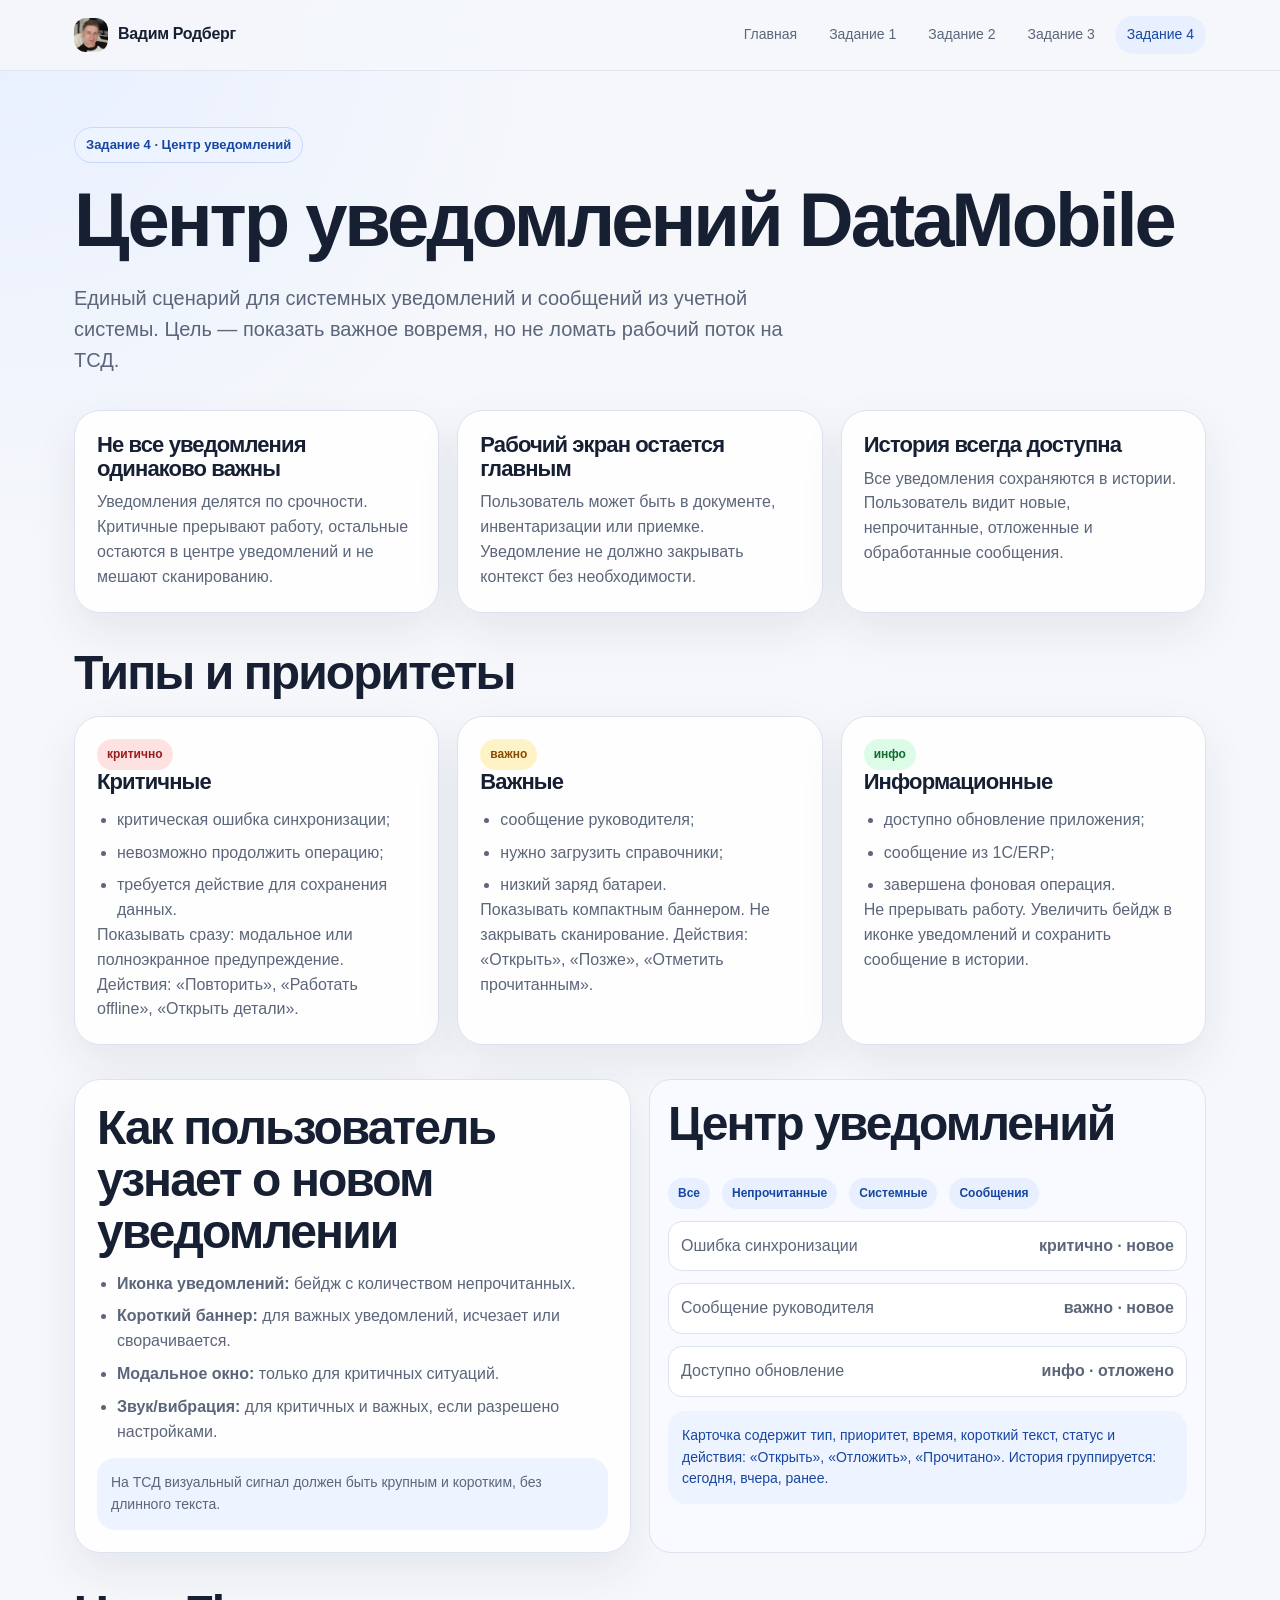
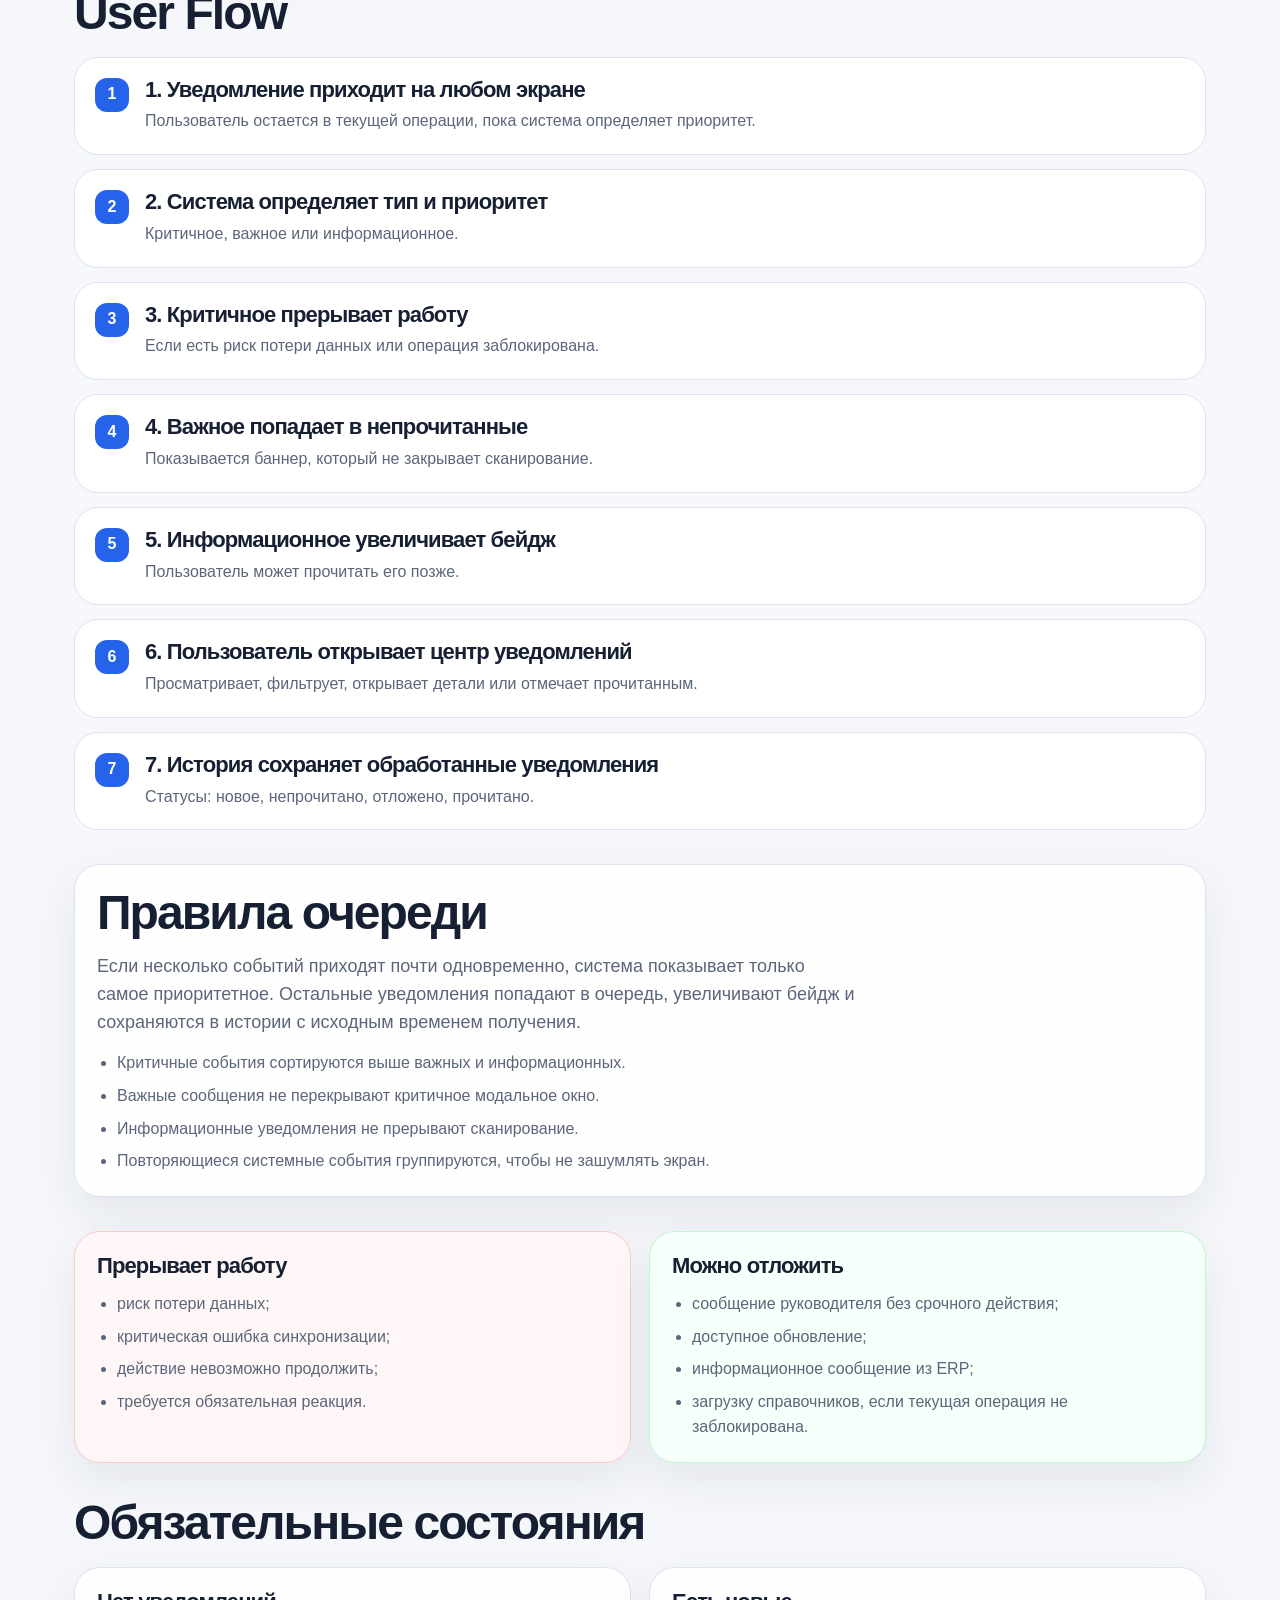
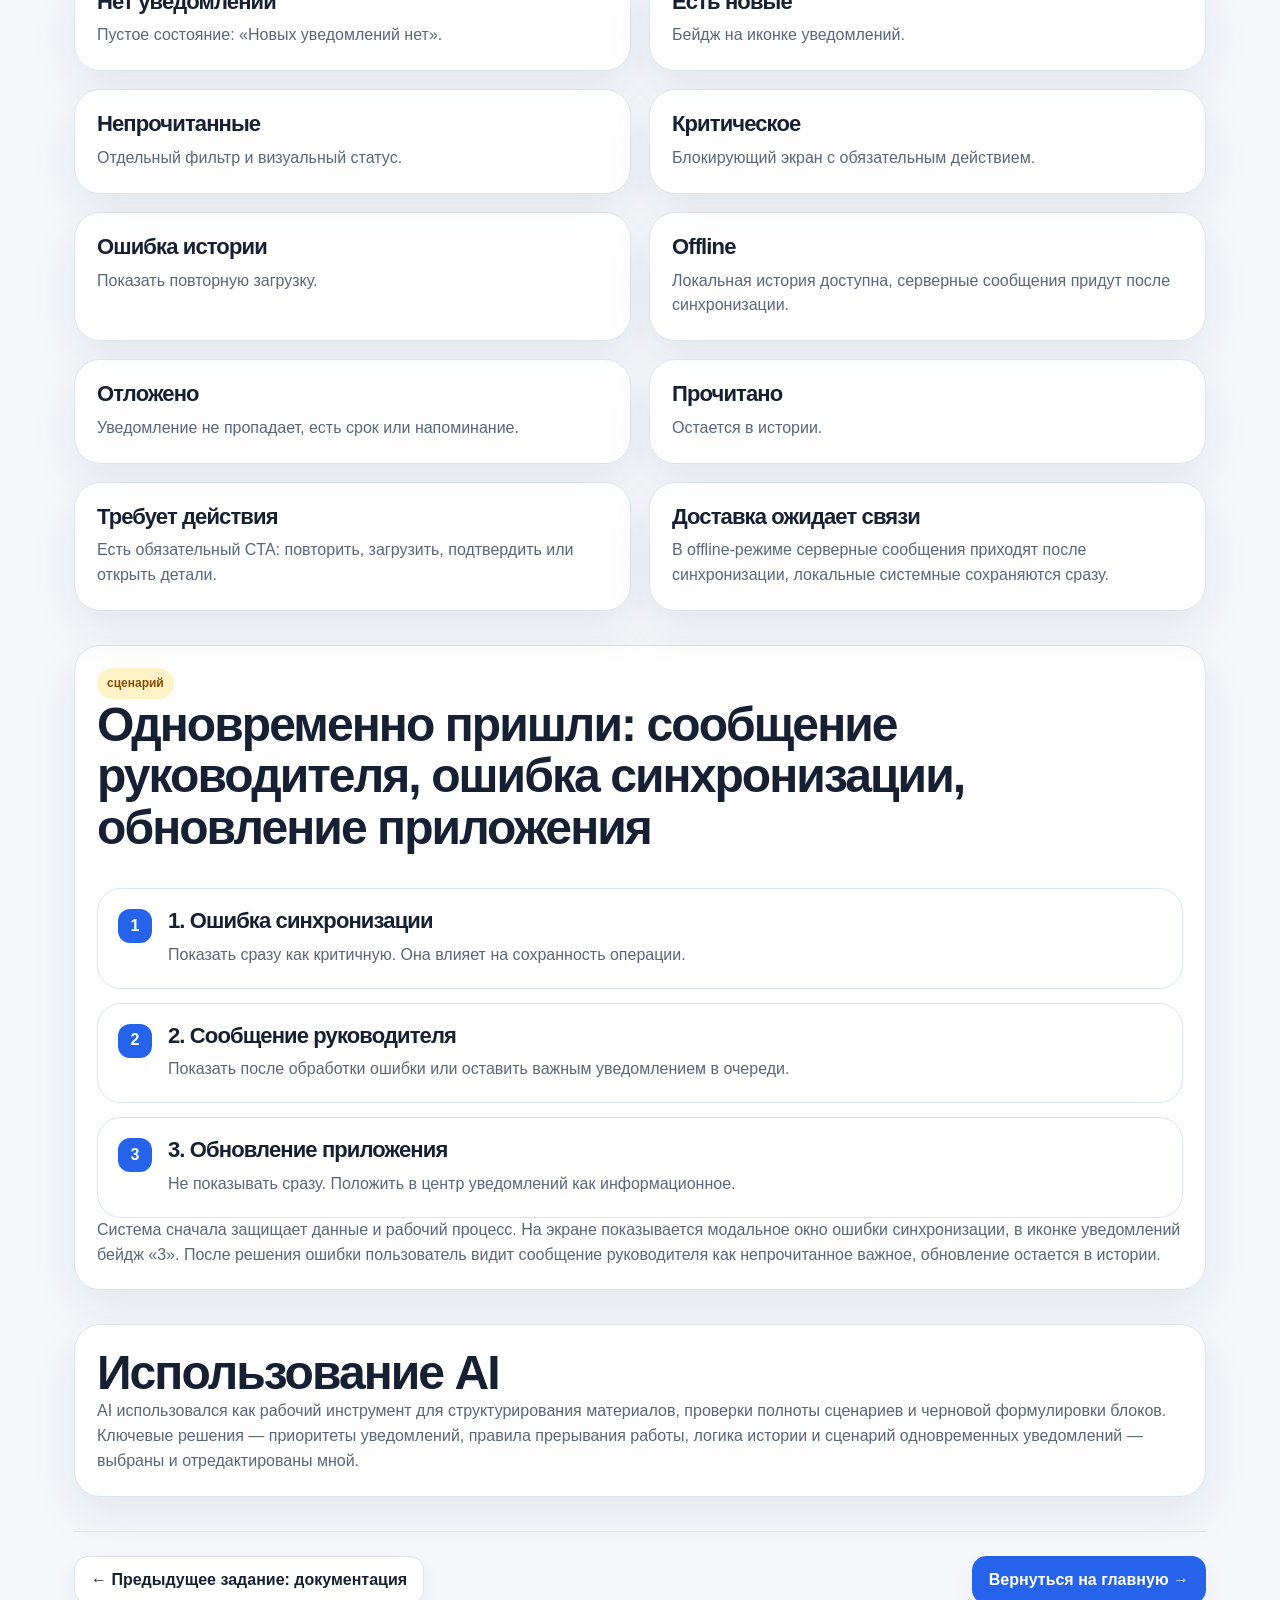
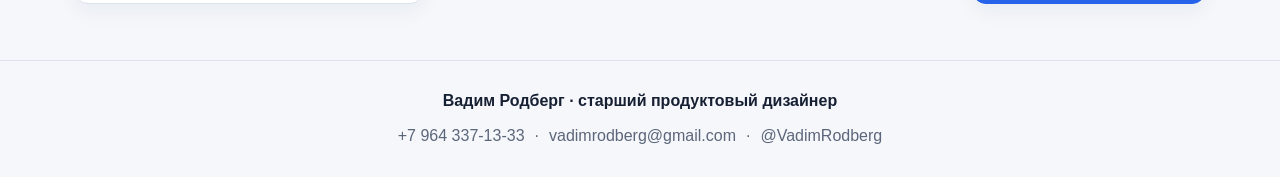
<file: task-4.html>
<!doctype html>
<html lang="ru">
  <head>
    <meta charset="utf-8">
    <meta name="viewport" content="width=device-width, initial-scale=1">
    <meta name="description" content="Задание 4: концепция центра уведомлений DataMobile — приоритеты, история, состояния и поведение при одновременных событиях.">
    <title>Задание 4 · Центр уведомлений DataMobile</title>
    <link rel="icon" type="image/png" href="assets/favicon.png">
    <link rel="stylesheet" href="assets/styles.css">
  </head>
  <body>
    <header class="site-header">
      <nav class="nav" aria-label="Основная навигация">
        <a class="brand" href="index.html"><img class="brand-photo" src="assets/foto.png" alt="Вадим Родберг"><span>Вадим Родберг</span></a>
        <div class="nav-links">
          <a href="index.html">Главная</a>
          <a href="task-1.html">Задание 1</a>
          <a href="datamobile-audit.html">Задание 2</a>
          <a href="task-3.html">Задание 3</a>
          <a class="active" href="task-4.html">Задание 4</a>
        </div>
      </nav>
    </header>

    <main class="container">
      <p class="eyebrow">Задание 4 · Центр уведомлений</p>
      <h1>Центр уведомлений DataMobile</h1>
      <p class="lead">Единый сценарий для системных уведомлений и сообщений из учетной системы. Цель — показать важное вовремя, но не ломать рабочий поток на ТСД.</p>

      <section class="section grid three">
        <article class="card info-card">
          <h3>Не все уведомления одинаково важны</h3>
          <p>Уведомления делятся по срочности. Критичные прерывают работу, остальные остаются в центре уведомлений и не мешают сканированию.</p>
        </article>
        <article class="card info-card">
          <h3>Рабочий экран остается главным</h3>
          <p>Пользователь может быть в документе, инвентаризации или приемке. Уведомление не должно закрывать контекст без необходимости.</p>
        </article>
        <article class="card info-card">
          <h3>История всегда доступна</h3>
          <p>Все уведомления сохраняются в истории. Пользователь видит новые, непрочитанные, отложенные и обработанные сообщения.</p>
        </article>
      </section>

      <section class="section">
        <h2 class="section-title">Типы и приоритеты</h2>
        <div class="grid three">
          <article class="card info-card">
            <span class="pill danger">критично</span>
            <h3>Критичные</h3>
            <ul class="list">
              <li>критическая ошибка синхронизации;</li>
              <li>невозможно продолжить операцию;</li>
              <li>требуется действие для сохранения данных.</li>
            </ul>
            <p>Показывать сразу: модальное или полноэкранное предупреждение. Действия: «Повторить», «Работать offline», «Открыть детали».</p>
          </article>
          <article class="card info-card">
            <span class="pill warning">важно</span>
            <h3>Важные</h3>
            <ul class="list">
              <li>сообщение руководителя;</li>
              <li>нужно загрузить справочники;</li>
              <li>низкий заряд батареи.</li>
            </ul>
            <p>Показывать компактным баннером. Не закрывать сканирование. Действия: «Открыть», «Позже», «Отметить прочитанным».</p>
          </article>
          <article class="card info-card">
            <span class="pill success">инфо</span>
            <h3>Информационные</h3>
            <ul class="list">
              <li>доступно обновление приложения;</li>
              <li>сообщение из 1С/ERP;</li>
              <li>завершена фоновая операция.</li>
            </ul>
            <p>Не прерывать работу. Увеличить бейдж в иконке уведомлений и сохранить сообщение в истории.</p>
          </article>
        </div>
      </section>

      <section class="section grid two">
        <article class="card info-card">
          <h2>Как пользователь узнает о новом уведомлении</h2>
          <ul class="list">
            <li><strong>Иконка уведомлений:</strong> бейдж с количеством непрочитанных.</li>
            <li><strong>Короткий баннер:</strong> для важных уведомлений, исчезает или сворачивается.</li>
            <li><strong>Модальное окно:</strong> только для критичных ситуаций.</li>
            <li><strong>Звук/вибрация:</strong> для критичных и важных, если разрешено настройками.</li>
          </ul>
          <p class="note">На ТСД визуальный сигнал должен быть крупным и коротким, без длинного текста.</p>
        </article>

        <article class="mock-panel">
          <h2>Центр уведомлений</h2>
          <div class="actions">
            <span class="pill">Все</span>
            <span class="pill">Непрочитанные</span>
            <span class="pill">Системные</span>
            <span class="pill">Сообщения</span>
          </div>
          <div class="mock-field"><span>Ошибка синхронизации</span><strong>критично · новое</strong></div>
          <div class="mock-field"><span>Сообщение руководителя</span><strong>важно · новое</strong></div>
          <div class="mock-field"><span>Доступно обновление</span><strong>инфо · отложено</strong></div>
          <p class="note">Карточка содержит тип, приоритет, время, короткий текст, статус и действия: «Открыть», «Отложить», «Прочитано». История группируется: сегодня, вчера, ранее.</p>
        </article>
      </section>

      <section class="section">
        <h2 class="section-title">User Flow</h2>
        <div class="flow">
          <article class="flow-step"><h3>1. Уведомление приходит на любом экране</h3><p>Пользователь остается в текущей операции, пока система определяет приоритет.</p></article>
          <article class="flow-step"><h3>2. Система определяет тип и приоритет</h3><p>Критичное, важное или информационное.</p></article>
          <article class="flow-step"><h3>3. Критичное прерывает работу</h3><p>Если есть риск потери данных или операция заблокирована.</p></article>
          <article class="flow-step"><h3>4. Важное попадает в непрочитанные</h3><p>Показывается баннер, который не закрывает сканирование.</p></article>
          <article class="flow-step"><h3>5. Информационное увеличивает бейдж</h3><p>Пользователь может прочитать его позже.</p></article>
          <article class="flow-step"><h3>6. Пользователь открывает центр уведомлений</h3><p>Просматривает, фильтрует, открывает детали или отмечает прочитанным.</p></article>
          <article class="flow-step"><h3>7. История сохраняет обработанные уведомления</h3><p>Статусы: новое, непрочитано, отложено, прочитано.</p></article>
        </div>
      </section>

      <section class="section card info-card">
        <h2>Правила очереди</h2>
        <p class="section-lead">Если несколько событий приходят почти одновременно, система показывает только самое приоритетное. Остальные уведомления попадают в очередь, увеличивают бейдж и сохраняются в истории с исходным временем получения.</p>
        <ul class="list"><li>Критичные события сортируются выше важных и информационных.</li><li>Важные сообщения не перекрывают критичное модальное окно.</li><li>Информационные уведомления не прерывают сканирование.</li><li>Повторяющиеся системные события группируются, чтобы не зашумлять экран.</li></ul>
      </section>

      <section class="section compare">
        <article class="card info-card bad">
          <h3>Прерывает работу</h3>
          <ul class="list">
            <li>риск потери данных;</li>
            <li>критическая ошибка синхронизации;</li>
            <li>действие невозможно продолжить;</li>
            <li>требуется обязательная реакция.</li>
          </ul>
        </article>
        <article class="card info-card good">
          <h3>Можно отложить</h3>
          <ul class="list">
            <li>сообщение руководителя без срочного действия;</li>
            <li>доступное обновление;</li>
            <li>информационное сообщение из ERP;</li>
            <li>загрузку справочников, если текущая операция не заблокирована.</li>
          </ul>
        </article>
      </section>

      <section class="section">
        <h2 class="section-title">Обязательные состояния</h2>
        <div class="grid two">
          <article class="card info-card"><h3>Нет уведомлений</h3><p>Пустое состояние: «Новых уведомлений нет».</p></article>
          <article class="card info-card"><h3>Есть новые</h3><p>Бейдж на иконке уведомлений.</p></article>
          <article class="card info-card"><h3>Непрочитанные</h3><p>Отдельный фильтр и визуальный статус.</p></article>
          <article class="card info-card"><h3>Критическое</h3><p>Блокирующий экран с обязательным действием.</p></article>
          <article class="card info-card"><h3>Ошибка истории</h3><p>Показать повторную загрузку.</p></article>
          <article class="card info-card"><h3>Offline</h3><p>Локальная история доступна, серверные сообщения придут после синхронизации.</p></article>
          <article class="card info-card"><h3>Отложено</h3><p>Уведомление не пропадает, есть срок или напоминание.</p></article>
          <article class="card info-card"><h3>Прочитано</h3><p>Остается в истории.</p></article>
          <article class="card info-card"><h3>Требует действия</h3><p>Есть обязательный CTA: повторить, загрузить, подтвердить или открыть детали.</p></article>
          <article class="card info-card"><h3>Доставка ожидает связи</h3><p>В offline-режиме серверные сообщения приходят после синхронизации, локальные системные сохраняются сразу.</p></article>
        </div>
      </section>

      <section class="section card info-card">
        <span class="pill warning">сценарий</span>
        <h2>Одновременно пришли: сообщение руководителя, ошибка синхронизации, обновление приложения</h2>
        <div class="flow section">
          <article class="flow-step"><h3>1. Ошибка синхронизации</h3><p>Показать сразу как критичную. Она влияет на сохранность операции.</p></article>
          <article class="flow-step"><h3>2. Сообщение руководителя</h3><p>Показать после обработки ошибки или оставить важным уведомлением в очереди.</p></article>
          <article class="flow-step"><h3>3. Обновление приложения</h3><p>Не показывать сразу. Положить в центр уведомлений как информационное.</p></article>
        </div>
        <p>Система сначала защищает данные и рабочий процесс. На экране показывается модальное окно ошибки синхронизации, в иконке уведомлений бейдж «3». После решения ошибки пользователь видит сообщение руководителя как непрочитанное важное, обновление остается в истории.</p>
      </section>

      <section class="section card info-card">
        <h2>Использование AI</h2>
        <p>AI использовался как рабочий инструмент для структурирования материалов, проверки полноты сценариев и черновой формулировки блоков. Ключевые решения — приоритеты уведомлений, правила прерывания работы, логика истории и сценарий одновременных уведомлений — выбраны и отредактированы мной.</p>
      </section>

      <nav class="step-nav" aria-label="Навигация между заданиями">
        <a class="button" href="task-3.html">← Предыдущее задание: документация</a>
        <a class="button primary" href="index.html">Вернуться на главную →</a>
      </nav>
    </main>

    <footer class="footer">
      <strong>Вадим Родберг · старший продуктовый дизайнер</strong>
      <div class="footer-contacts"><a href="tel:+79643371333">+7 964 337-13-33</a><span>·</span><a href="mailto:vadimrodberg@gmail.com">vadimrodberg@gmail.com</a><span>·</span><a href="https://t.me/VadimRodberg">@VadimRodberg</a></div>
    </footer>
  </body>
</html>
</file>
<file: assets/styles.css>
:root {
  --bg: #f5f7fb;
  --surface: #ffffff;
  --surface-strong: #eef4ff;
  --text: #172033;
  --muted: #5c667a;
  --line: #dce3ef;
  --primary: #2563eb;
  --primary-dark: #1746a2;
  --success: #16a34a;
  --warning: #f59e0b;
  --danger: #dc2626;
  --shadow: 0 18px 45px rgba(23, 32, 51, 0.08);
}

* {
  box-sizing: border-box;
}

html {
  min-height: 100%;
  scroll-behavior: smooth;
}

body {
  min-height: 100vh;
  margin: 0;
  color: var(--text);
  background: radial-gradient(circle at top left, #e7efff 0, transparent 34rem), var(--bg);
  font-family: Inter, "Segoe UI", Arial, sans-serif;
  line-height: 1.55;
  display: flex;
  flex-direction: column;
}

main {
  flex: 1;
}

a {
  color: inherit;
  text-decoration: none;
}

.site-header {
  position: sticky;
  top: 0;
  z-index: 10;
  border-bottom: 1px solid rgba(220, 227, 239, 0.88);
  background: rgba(245, 247, 251, 0.92);
  backdrop-filter: blur(16px);
}

.nav {
  max-width: 1180px;
  margin: 0 auto;
  padding: 16px 24px;
  display: flex;
  align-items: center;
  justify-content: space-between;
  gap: 24px;
}

.brand {
  display: flex;
  align-items: center;
  gap: 10px;
  font-weight: 800;
  letter-spacing: -0.02em;
}

.brand-mark {
  width: 34px;
  height: 34px;
  display: grid;
  place-items: center;
  color: #fff;
  border-radius: 12px;
  background: linear-gradient(135deg, var(--primary), #60a5fa);
}

.brand-photo {
  width: 34px;
  height: 34px;
  border-radius: 12px;
  object-fit: cover;
  object-position: center;
  display: block;
}

.nav-links {
  display: flex;
  align-items: center;
  gap: 8px;
  flex-wrap: wrap;
}

.nav-links a {
  padding: 8px 12px;
  border-radius: 999px;
  color: var(--muted);
  font-size: 14px;
}

.nav-links a:hover,
.nav-links a.active {
  color: var(--primary-dark);
  background: #e8f0ff;
}

.nav-links a.muted-link {
  color: #97a1b4;
}

.container {
  max-width: 1180px;
  margin: 0 auto;
  padding: 56px 24px;
}

.hero {
  display: grid;
  grid-template-columns: minmax(0, 1.1fr) minmax(320px, 0.9fr);
  gap: 32px;
  align-items: center;
}

.home-hero {
  padding-top: 64px;
}

.candidate-card {
  padding: 24px;
}

.hero-person {
  display: flex;
  align-items: center;
  gap: 18px;
  margin-bottom: 22px;
  flex-wrap: wrap;
}

.hero-person .eyebrow {
  margin: 0;
}

.hero-photo {
  width: 132px;
  height: 132px;
  border-radius: 22px;
  object-fit: cover;
  object-position: center;
  display: block;
  box-shadow: var(--shadow);
}

.candidate-list {
  display: grid;
  gap: 12px;
}

.eyebrow {
  display: inline-flex;
  align-items: center;
  gap: 8px;
  margin: 0 0 16px;
  padding: 7px 11px;
  border: 1px solid #c9d8ff;
  border-radius: 999px;
  color: var(--primary-dark);
  background: #edf4ff;
  font-size: 13px;
  font-weight: 700;
}

h1,
h2,
h3 {
  margin: 0;
  line-height: 1.08;
  letter-spacing: -0.04em;
}

h1 {
  font-size: clamp(40px, 7vw, 76px);
}

h2 {
  font-size: clamp(30px, 4vw, 48px);
}

h3 {
  font-size: 22px;
}

p {
  margin: 0;
}

.lead {
  margin-top: 22px;
  color: var(--muted);
  font-size: 20px;
  max-width: 720px;
}

.section-lead {
  margin-top: 14px;
  color: var(--muted);
  font-size: 18px;
  max-width: 760px;
}

.actions {
  margin-top: 28px;
  display: flex;
  gap: 12px;
  flex-wrap: wrap;
}

.step-nav {
  display: flex;
  justify-content: space-between;
  gap: 12px;
  margin-top: 34px;
  padding-top: 24px;
  border-top: 1px solid var(--line);
  flex-wrap: wrap;
}

.page-kicker {
  position: sticky;
  top: 72px;
  z-index: 9;
  display: flex;
  align-items: center;
  justify-content: space-between;
  gap: 16px;
  margin-bottom: 16px;
  padding: 10px 0;
  background: rgba(245, 247, 251, 0.92);
  backdrop-filter: blur(16px);
}

.page-kicker .eyebrow {
  margin: 0;
}

.button {
  display: inline-flex;
  align-items: center;
  justify-content: center;
  min-height: 44px;
  padding: 11px 16px;
  border-radius: 14px;
  border: 1px solid var(--line);
  background: var(--surface);
  color: var(--text);
  cursor: pointer;
  font: inherit;
  font-weight: 800;
  box-shadow: 0 8px 20px rgba(23, 32, 51, 0.05);
}

.button.primary {
  border-color: var(--primary);
  background: var(--primary);
  color: #fff;
}

.button.ghost {
  box-shadow: none;
  background: transparent;
}

.card {
  border: 1px solid var(--line);
  border-radius: 26px;
  background: rgba(255, 255, 255, 0.9);
  box-shadow: var(--shadow);
}

.hero-card {
  padding: 24px;
}

.setup-preview {
  display: grid;
  gap: 12px;
}

.preview-row,
.status-row {
  display: flex;
  align-items: center;
  justify-content: space-between;
  gap: 16px;
  padding: 14px;
  border-radius: 18px;
  background: #f8faff;
}

.preview-row strong,
.status-row strong {
  display: block;
}

.preview-row span,
.status-row span {
  color: var(--muted);
  font-size: 14px;
}

.pill {
  display: inline-flex;
  align-items: center;
  justify-content: center;
  white-space: nowrap;
  padding: 6px 10px;
  border-radius: 999px;
  color: var(--primary-dark);
  background: #e8f0ff;
  font-size: 12px;
  font-weight: 800;
}

.pill.success {
  color: #0f6b31;
  background: #dcfce7;
}

.pill.warning {
  color: #8a4a00;
  background: #fef3c7;
}

.pill.danger {
  color: #991b1b;
  background: #fee2e2;
}

.grid {
  display: grid;
  gap: 18px;
}

.grid.three {
  grid-template-columns: repeat(3, minmax(0, 1fr));
}

.grid.two {
  grid-template-columns: repeat(2, minmax(0, 1fr));
}

.info-card {
  padding: 22px;
}

.info-card p,
.info-card li {
  color: var(--muted);
}

.info-card h3 + p {
  margin-top: 10px;
}

.card-cta {
  display: inline-flex;
  align-items: center;
  gap: 8px;
  margin-top: 18px;
  padding: 10px 13px;
  border-radius: 14px;
  color: #fff;
  background: var(--primary);
  font-size: 14px;
  font-weight: 800;
}

.card-cta span {
  color: inherit;
  font-size: 16px;
  line-height: 1;
}


.source-list {
  columns: 2;
  column-gap: 28px;
}

.muted-duplicate {
  display: none;
}

.section {
  margin-top: 34px;
}

.section-title {
  margin-bottom: 18px;
}

.list {
  margin: 14px 0 0;
  padding-left: 20px;
}

.list li + li {
  margin-top: 8px;
}

.plain-points {
  margin: 18px 0 0;
  padding-left: 24px;
}

.plain-points li {
  color: var(--muted);
}

.plain-points li + li {
  margin-top: 16px;
}

.plain-points strong {
  color: var(--text);
}

.plain-points .pill {
  margin-left: 8px;
  vertical-align: middle;
}

.flow {
  display: grid;
  gap: 14px;
  counter-reset: flow;
}

.flow-step {
  position: relative;
  padding: 20px 20px 20px 70px;
  border: 1px solid var(--line);
  border-radius: 24px;
  background: var(--surface);
}

.flow-step::before {
  counter-increment: flow;
  content: counter(flow);
  position: absolute;
  left: 20px;
  top: 20px;
  width: 34px;
  height: 34px;
  display: grid;
  place-items: center;
  border-radius: 12px;
  color: #fff;
  background: var(--primary);
  font-weight: 900;
}

.flow-step p {
  margin-top: 8px;
  color: var(--muted);
}

.compare {
  display: grid;
  grid-template-columns: 1fr 1fr;
  gap: 18px;
}

.compare .bad {
  border-color: #fecaca;
  background: #fff7f7;
}

.compare .good {
  border-color: #bbf7d0;
  background: #f6fff9;
}

.prototype-nav {
  position: sticky;
  top: 140px;
  z-index: 8;
  display: flex;
  gap: 8px;
  margin: 24px 0;
  padding: 10px;
  overflow-x: auto;
  border: 1px solid var(--line);
  border-radius: 18px;
  background: rgba(255, 255, 255, 0.92);
}

.prototype-nav a {
  flex: 0 0 auto;
  padding: 8px 11px;
  border-radius: 999px;
  color: var(--muted);
  font-size: 13px;
  font-weight: 800;
}

.prototype-nav a:hover {
  color: var(--primary-dark);
  background: #e8f0ff;
}

.screen {
  scroll-margin-top: 140px;
  margin-top: 22px;
  padding: 24px;
  border: 1px solid var(--line);
  border-radius: 28px;
  background: var(--surface);
  box-shadow: var(--shadow);
}

.screen-header {
  display: flex;
  justify-content: space-between;
  gap: 16px;
  align-items: flex-start;
  margin-bottom: 20px;
}

.screen-body {
  display: grid;
  grid-template-columns: minmax(0, 1.1fr) minmax(280px, 0.9fr);
  gap: 18px;
}

.mock-panel {
  padding: 18px;
  border: 1px solid var(--line);
  border-radius: 22px;
  background: #f8faff;
}

.mock-field {
  display: flex;
  justify-content: space-between;
  gap: 12px;
  margin-top: 12px;
  padding: 12px;
  border: 1px solid var(--line);
  border-radius: 14px;
  background: #fff;
  color: var(--muted);
}

.qr {
  width: 116px;
  height: 116px;
  display: grid;
  place-items: center;
  gap: 4px;
  margin-top: 12px;
  padding: 14px;
  border-radius: 18px;
  border: 1px dashed #9bb3e8;
  background: #edf4ff;
  color: var(--primary-dark);
  text-align: center;
}

.qr strong {
  font-size: 18px;
}

.qr span {
  color: var(--muted);
  font-size: 12px;
  line-height: 1.25;
}

.progress-track {
  height: 10px;
  margin-top: 24px;
  overflow: hidden;
  border-radius: 999px;
  background: #dce3ef;
}

.progress-track span {
  display: block;
  height: 100%;
  border-radius: inherit;
  background: linear-gradient(90deg, var(--primary), #60a5fa);
}

.note {
  margin-top: 14px;
  padding: 14px;
  border-radius: 18px;
  background: var(--surface-strong);
  color: var(--primary-dark);
  font-size: 14px;
}

.footer {
  margin-top: auto;
  padding: 28px 24px;
  border-top: 1px solid var(--line);
  color: var(--muted);
  text-align: center;
}

.footer strong {
  display: block;
  color: var(--text);
  font-size: 16px;
}

.footer-contacts {
  display: flex;
  justify-content: center;
  gap: 10px;
  flex-wrap: wrap;
  margin-top: 10px;
}

.footer-contacts a,
.footer-contacts span {
  color: var(--muted);
}

.footer-contacts a:hover {
  color: var(--primary-dark);
}

.placeholder {
  opacity: 0.72;
}

@media (max-width: 860px) {
  .nav {
    align-items: flex-start;
    flex-direction: column;
  }

  .hero,
  .grid.three,
  .grid.two,
  .compare,
  .screen-body {
    grid-template-columns: 1fr;
  }

  .container {
    padding: 36px 18px;
  }

  .screen-header {
    flex-direction: column;
  }

  .source-list {
    columns: 1;
  }
}

@media (max-width: 520px) {
  .actions,
  .nav-links {
    width: 100%;
  }

  .button {
    width: 100%;
  }

  .preview-row,
  .status-row,
  .mock-field {
    align-items: flex-start;
    flex-direction: column;
  }
}
</file>
